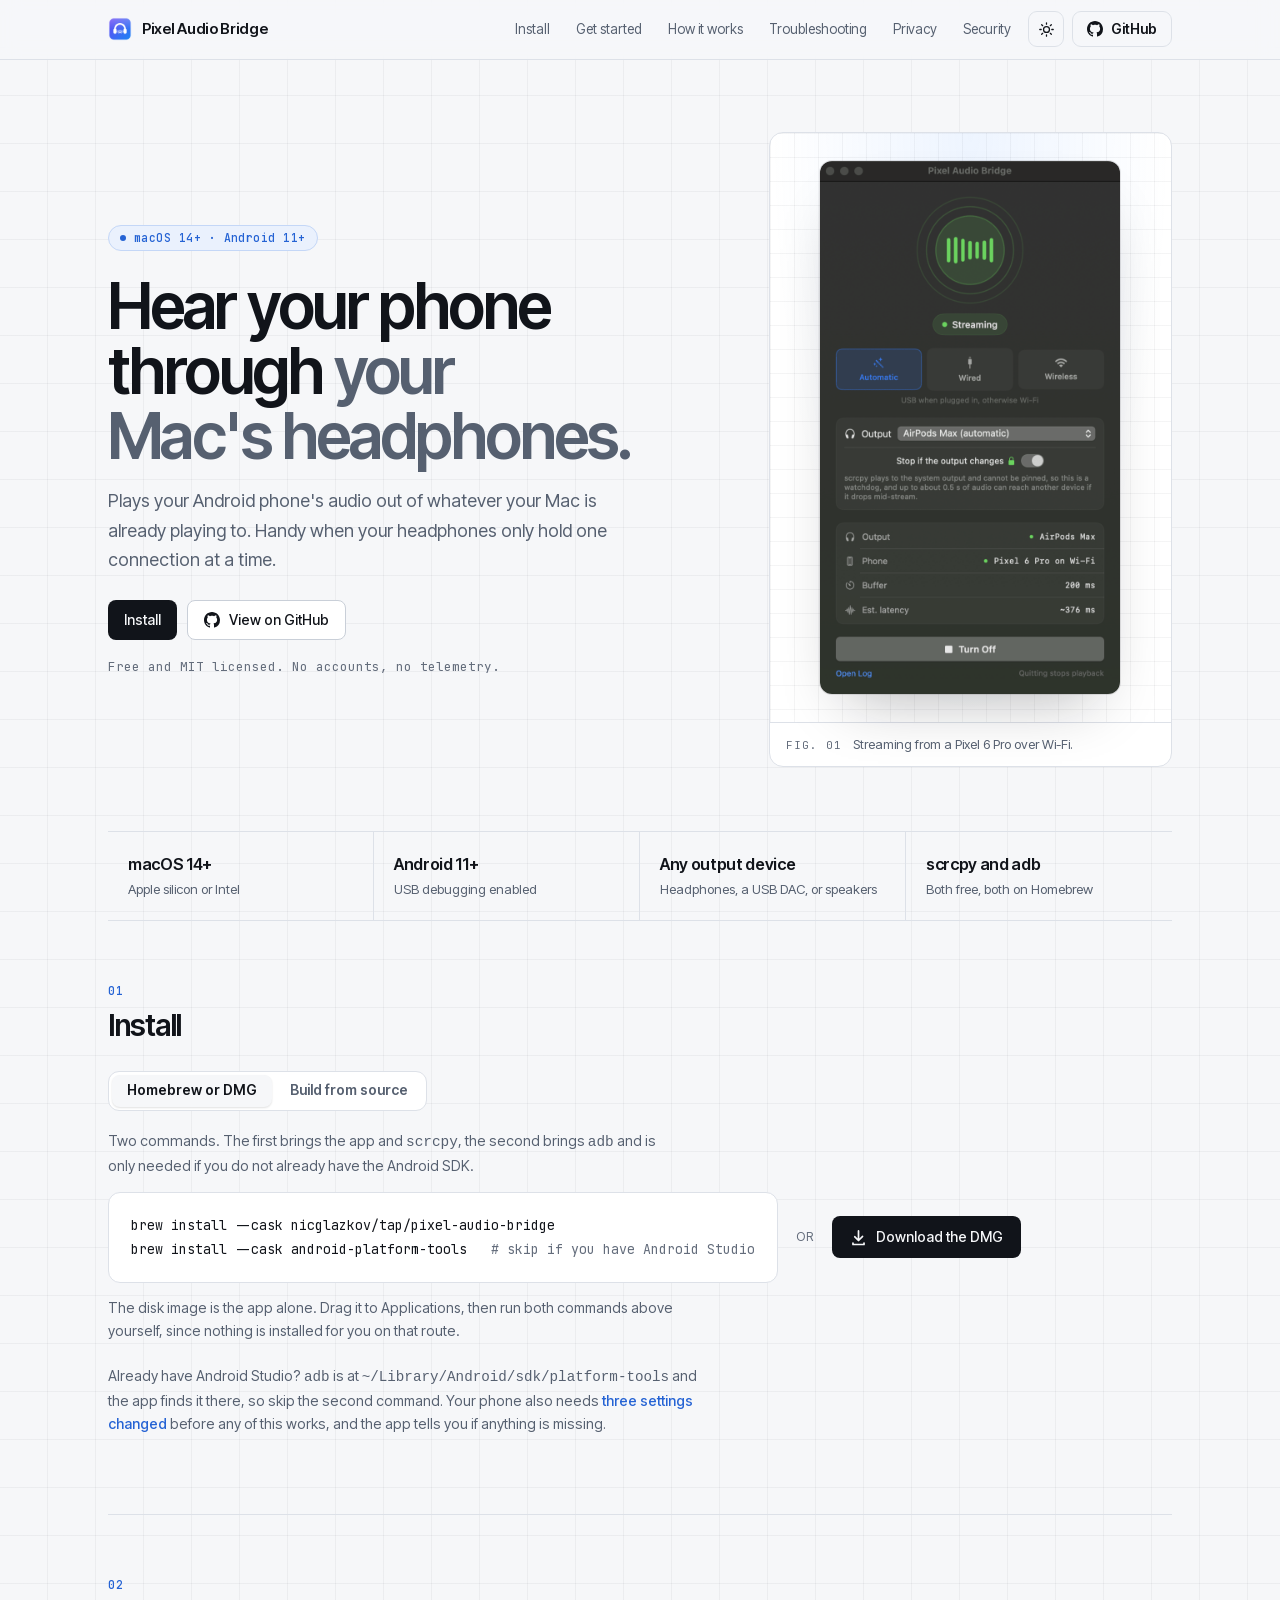
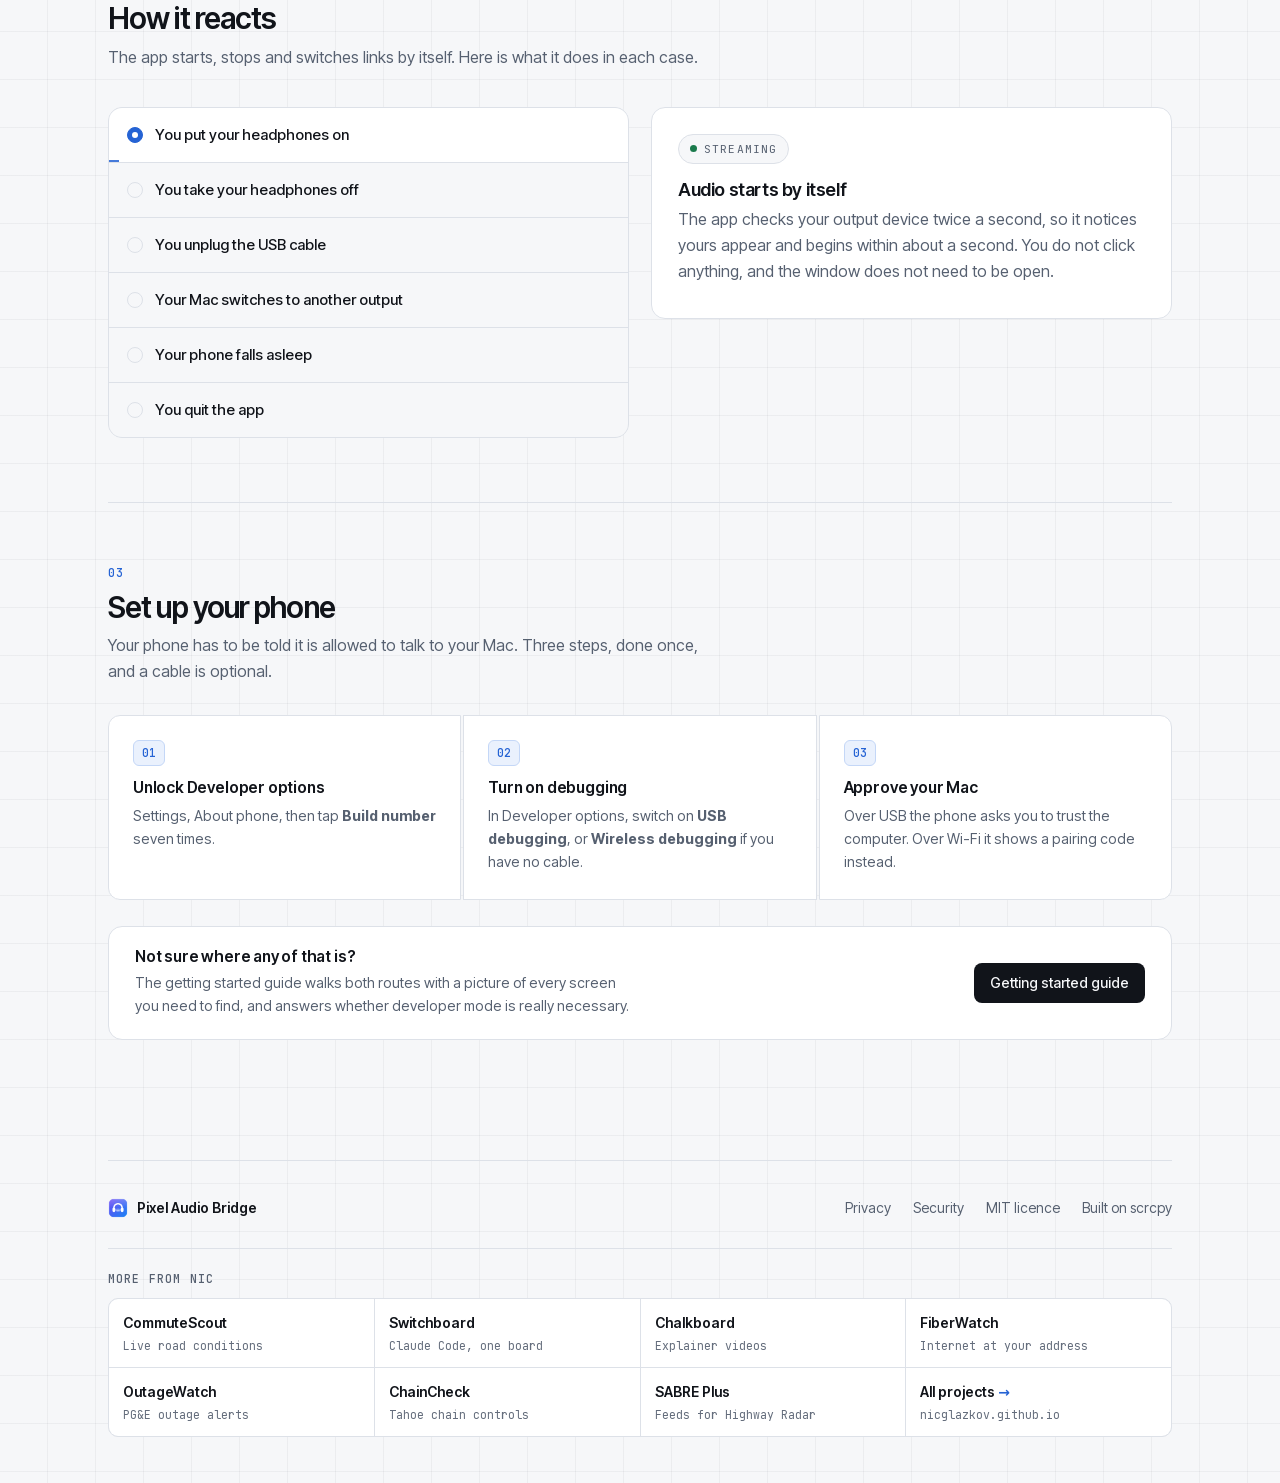
<file: docs/index.html>
<!doctype html>
<html lang="en">
<head>
<meta charset="utf-8">
<meta name="viewport" content="width=device-width,initial-scale=1">
<title>Pixel Audio Bridge, hear your phone through your Mac's headphones</title>
<meta name="description" content="A macOS utility that routes Android phone audio to any output device on your Mac. 191 ms wired. No accounts, no telemetry, and no network requests you did not agree to.">
<link rel="icon" href="assets/icon.png">
<meta property="og:type" content="website">
<meta property="og:url" content="https://nicglazkov.github.io/pixel-audio-bridge/">
<meta property="og:title" content="Pixel Audio Bridge">
<meta property="og:description" content="Hear your phone through your Mac's headphones. 191 ms wired, MIT licensed.">
<meta property="og:image" content="https://nicglazkov.github.io/pixel-audio-bridge/assets/social-card.png">
<meta property="og:image:width" content="1280">
<meta property="og:image:height" content="640">
<meta name="twitter:card" content="summary_large_image">
<meta name="twitter:title" content="Pixel Audio Bridge">
<meta name="twitter:description" content="Hear your phone through your Mac's headphones. 191 ms wired, MIT licensed.">
<meta name="twitter:image" content="https://nicglazkov.github.io/pixel-audio-bridge/assets/social-card.png">
<meta name="theme-color" content="#f6f7f9" media="(prefers-color-scheme: light)">
<meta name="theme-color" content="#0c0e12" media="(prefers-color-scheme: dark)">
<script>
  // Applied before first paint so the page never flashes the wrong theme.
  // ?theme=light|dark wins for one visit, then a saved choice, then the system setting.
  (function(){var s=null;try{var q=location.search.match(/theme=(light|dark)/);s=q?q[1]:localStorage.getItem("theme");}catch(e){}
  if(s!=="light"&&s!=="dark")s=window.matchMedia&&matchMedia("(prefers-color-scheme: light)").matches?"light":"dark";
  document.documentElement.setAttribute("data-theme",s);})();
</script>
<link rel="stylesheet" href="shared.css">
<style>
/* ---- hero --------------------------------------------------------------- */
.hero{display:grid;grid-template-columns:1.2fr .8fr;gap:56px;align-items:center;padding:72px 0 64px}
.hero p.sub{font-size:18px;color:var(--ink-2);max-width:46ch;margin-top:18px}
.actions{display:flex;gap:10px;flex-wrap:wrap;margin-top:26px;align-items:center}
.heroshot{position:relative;margin:0}
.heroshot{border:1px solid var(--line);border-radius:14px;background:var(--tint);overflow:hidden}
.heroshot .view{padding:28px;display:flex;justify-content:center;
  background-image:radial-gradient(ellipse at 50% 0%,rgba(110,168,255,.12),transparent 70%),linear-gradient(var(--grid) 1px,transparent 1px),linear-gradient(90deg,var(--grid) 1px,transparent 1px);
  background-size:auto,24px 24px,24px 24px}
.heroshot img{width:100%;max-width:300px;display:block;border-radius:12px;box-shadow:var(--shadow),0 0 0 1px var(--shot-ring)}
.heroshot figcaption{border-top:1px solid var(--line);padding:11px 16px;font-size:13px;color:var(--ink-2)}
.heroshot figcaption::before{content:"Fig. 01";font:400 11px/1 var(--mono);letter-spacing:.1em;text-transform:uppercase;color:var(--ink-3);margin-right:10px}
.fineprint{font:400 12.5px/1.5 var(--mono);color:var(--ink-3);margin:18px 0 0}

/* ---- requirements ------------------------------------------------------- */
.req{display:grid;grid-template-columns:repeat(auto-fit,minmax(178px,1fr));border-top:1px solid var(--line);
     border-bottom:1px solid var(--line)}
/* Direct children only: `.req div` would also match .v/.n and pad each of them,
   roughly doubling the height of every cell. */
.req > div{padding:22px 20px;border-right:1px solid var(--line)}
.req > div:last-child{border-right:0}
.req .v{font-size:1.02rem;line-height:1.3;font-weight:600;letter-spacing:-.02em}
.req .n{font-size:.83rem;color:var(--ink-2);margin-top:4px;line-height:1.4}

/* ---- behaviour explorer -------------------------------------------------- */
.explorer{display:grid;grid-template-columns:1fr 1fr;gap:22px;margin-top:36px;align-items:start}
.triggers{display:flex;flex-direction:column;gap:1px;background:var(--line);border:1px solid var(--line);
          border-radius:14px;overflow:hidden}
.trigger{appearance:none;border:0;background:var(--bg);color:var(--ink);font:inherit;text-align:left;
  padding:15px 18px;cursor:pointer;display:flex;align-items:center;gap:12px;transition:background .14s}
.trigger:hover,.trigger[aria-selected="true"]{background:var(--tint)}
.trigger[aria-selected="true"] .mark{background:var(--indigo);border-color:var(--indigo)}
.trigger[aria-selected="true"] .mark::after{opacity:1}
.trigger .mark{width:16px;height:16px;border-radius:50%;border:1.5px solid var(--line);flex:none;position:relative}
.trigger .mark::after{content:"";position:absolute;inset:4px;border-radius:50%;background:#fff;opacity:0;transition:opacity .14s}
.trigger .t{font-size:.93rem;font-weight:500}

/* Progress line under the active row while the tour is running. It disappears
   the moment the reader takes over, so it never competes with a hover. */
.trigger .prog{position:absolute;left:0;bottom:0;height:2px;width:0;background:var(--indigo);opacity:.85}
.trigger{position:relative}
.tour-off .trigger .prog{display:none}

.response{border:1px solid var(--line);border-radius:14px;padding:26px;background:var(--tint);
          position:sticky;top:24px;min-height:212px}
.response .state{display:inline-flex;align-items:center;gap:7px;font-family:var(--mono);font-size:.71rem;
  letter-spacing:.1em;text-transform:uppercase;padding:5px 11px;border-radius:99px;
  background:var(--bg);border:1px solid var(--line);color:var(--ink-2)}
.response .state .d{width:7px;height:7px;border-radius:50%;background:var(--ink-3)}
.response .state[data-tone="live"] .d{background:var(--ok)}
.response .state[data-tone="wait"] .d{background:var(--warn)}
.response .state[data-tone="stop"] .d{background:#D0453B}
.response h3{margin:16px 0 8px;font-size:1.13rem;letter-spacing:-.022em}
.response p{color:var(--ink-2);margin:0}


/* ---- install tabs -------------------------------------------------------- */
.install{margin-top:30px}
.tabs{display:inline-flex;gap:3px;background:var(--tint);border:1px solid var(--line);
  border-radius:11px;padding:3px;margin-bottom:18px}
.tabs button{appearance:none;border:0;background:transparent;color:var(--ink-2);cursor:pointer;
  font:600 .87rem/1 var(--disp);padding:9px 15px;border-radius:8px;transition:background .16s,color .16s}
.tabs button:hover{color:var(--ink)}
.tabs button[aria-selected="true"]{background:var(--bg);color:var(--ink);
  box-shadow:0 1px 2px rgba(0,0,0,.12)}
.pane{display:none}
.pane[data-active="true"]{display:block}
.pane .why{font-size:.9rem;color:var(--ink-2);margin:0 0 14px;max-width:62ch}
.pane .after{font-size:.88rem;color:var(--ink-2);margin:14px 0 0;max-width:64ch}
.dl{display:inline-flex;align-items:center;gap:9px;height:42px;padding:0 18px;border-radius:8px;
  background:var(--ink);color:var(--bg);font-weight:500;font-size:14px;line-height:1}
.dl:hover{text-decoration:none;opacity:.9}
.dl svg{width:17px;height:17px;flex:none}
.either{display:flex;align-items:center;gap:18px;flex-wrap:wrap}
.either .codebox{flex:0 1 auto;min-width:0}
.or{flex:none;font-size:.78rem;letter-spacing:.09em;text-transform:uppercase;color:var(--ink-3)}
.either .dl{flex:none}

/* ---- phone setup ---------------------------------------------------------
   Three joined cards rather than three separate ones, because the steps are
   strictly ordered: Developer options has to be unlocked before USB debugging
   exists to switch on. They stack on narrow screens. */
.steps{list-style:none;counter-reset:s;margin:30px 0 0;padding:0;
  display:grid;gap:2px;grid-template-columns:repeat(3,1fr)}
.steps li{counter-increment:s;position:relative;background:var(--tint);border:1px solid var(--line);
  padding:24px 24px 26px}
.steps li:first-child{border-radius:12px 0 0 12px}
.steps li:last-child{border-radius:0 12px 12px 0}
.steps li::before{content:counter(s,decimal-leading-zero);display:flex;align-items:center;justify-content:center;
  width:30px;height:24px;border-radius:6px;background:var(--tag-bg);border:1px solid var(--tag-line);color:var(--indigo);
  font:500 .72rem/1 var(--mono);margin-bottom:14px}
.steps h3{margin:0 0 7px}
.steps p{font-size:.89rem;color:var(--ink-2);margin:0}
.guide{display:flex;align-items:center;justify-content:space-between;gap:26px;flex-wrap:wrap;
  margin-top:26px;border:1px solid var(--line);border-radius:14px;padding:22px 26px;background:var(--tint)}
.guide h3{margin:0 0 5px}
.guide p{font-size:.89rem;color:var(--ink-2);margin:0;max-width:56ch}
@media (max-width:760px){
  .steps{grid-template-columns:1fr}
  .steps li:first-child{border-radius:12px 12px 0 0}
  .steps li:last-child{border-radius:0 0 12px 12px}
}
.note{font-size:.89rem;color:var(--ink-2);margin-top:16px;max-width:66ch}

@media (max-width:880px){
  .hero{grid-template-columns:1fr;gap:36px;padding:42px 0 50px}
  .heroshot img{margin:0 auto}
  .explorer{grid-template-columns:1fr}
  .response{position:static}
}
</style>
</head>
<body>
<div class="wrap">

  <nav class="top">
    <a class="brand" href="./"><img src="assets/icon.png" alt="">Pixel Audio Bridge</a>
    <span class="sp">
      <a class="navlink" href="#install">Install</a>
      <a class="navlink" href="getting-started.html">Get started</a>
      <a class="navlink" href="how-it-works.html">How it works</a>
      <a class="navlink" href="troubleshooting.html">Troubleshooting</a>
      <a class="navlink" href="privacy.html">Privacy</a>
      <a class="navlink" href="security.html">Security</a>
      <button class="iconbtn" id="theme" type="button" aria-label="Switch between light and dark">
        <svg class="sun" viewBox="0 0 24 24" fill="none" stroke="currentColor" stroke-width="1.8" stroke-linecap="round" aria-hidden="true"><circle cx="12" cy="12" r="4.2"/><path d="M12 2.5v2M12 19.5v2M2.5 12h2M19.5 12h2M5.2 5.2l1.4 1.4M17.4 17.4l1.4 1.4M18.8 5.2l-1.4 1.4M6.6 17.4l-1.4 1.4"/></svg>
        <svg class="moon" viewBox="0 0 24 24" fill="none" stroke="currentColor" stroke-width="1.8" stroke-linecap="round" stroke-linejoin="round" aria-hidden="true"><path d="M20 14.2A8.2 8.2 0 1 1 9.8 4a6.6 6.6 0 0 0 10.2 10.2Z"/></svg>
      </button>
      <a class="ghbtn" href="https://github.com/nicglazkov/pixel-audio-bridge">
        <svg viewBox="0 0 16 16" fill="currentColor" aria-hidden="true"><path d="M8 0C3.58 0 0 3.58 0 8c0 3.54 2.29 6.53 5.47 7.59.4.07.55-.17.55-.38 0-.19-.01-.82-.01-1.49-2.01.37-2.53-.49-2.69-.94-.09-.23-.48-.94-.82-1.13-.28-.15-.68-.52-.01-.53.63-.01 1.08.58 1.23.82.72 1.21 1.87.87 2.33.66.07-.52.28-.87.51-1.07-1.78-.2-3.64-.89-3.64-3.95 0-.87.31-1.59.82-2.15-.08-.2-.36-1.02.08-2.12 0 0 .67-.21 2.2.82.64-.18 1.32-.27 2-.27s1.36.09 2 .27c1.53-1.04 2.2-.82 2.2-.82.44 1.1.16 1.92.08 2.12.51.56.82 1.27.82 2.15 0 3.07-1.87 3.75-3.65 3.95.29.25.54.73.54 1.48 0 1.07-.01 1.93-.01 2.2 0 .21.15.46.55.38A8.01 8.01 0 0 0 16 8c0-4.42-3.58-8-8-8Z"/></svg>
        GitHub
      </a>
    </span>
  </nav>

  <header class="hero">
    <div>
      <span class="tag"><i></i>macOS 14+ · Android 11+</span>
      <h1>Hear your phone through <em>your Mac's headphones.</em></h1>
      <p class="sub">Plays your Android phone's audio out of whatever your Mac is already
      playing to. Handy when your headphones only hold one connection at a time.</p>
      <div class="actions">
        <a class="btn primary" href="#install">Install</a>
        <a class="btn secondary" href="https://github.com/nicglazkov/pixel-audio-bridge">
          <svg viewBox="0 0 16 16" fill="currentColor" aria-hidden="true"><path d="M8 0C3.58 0 0 3.58 0 8c0 3.54 2.29 6.53 5.47 7.59.4.07.55-.17.55-.38 0-.19-.01-.82-.01-1.49-2.01.37-2.53-.49-2.69-.94-.09-.23-.48-.94-.82-1.13-.28-.15-.68-.52-.01-.53.63-.01 1.08.58 1.23.82.72 1.21 1.87.87 2.33.66.07-.52.28-.87.51-1.07-1.78-.2-3.64-.89-3.64-3.95 0-.87.31-1.59.82-2.15-.08-.2-.36-1.02.08-2.12 0 0 .67-.21 2.2.82.64-.18 1.32-.27 2-.27s1.36.09 2 .27c1.53-1.04 2.2-.82 2.2-.82.44 1.1.16 1.92.08 2.12.51.56.82 1.27.82 2.15 0 3.07-1.87 3.75-3.65 3.95.29.25.54.73.54 1.48 0 1.07-.01 1.93-.01 2.2 0 .21.15.46.55.38A8.01 8.01 0 0 0 16 8c0-4.42-3.58-8-8-8Z"/></svg>
          View on GitHub
        </a>
      </div>
      <p class="fineprint">Free and MIT licensed. No accounts, no telemetry.</p>
    </div>
    <figure class="heroshot">
      <div class="view"><img src="assets/app-streaming.png" alt="The Pixel Audio Bridge window, streaming from a Pixel 6 Pro over Wi-Fi"></div>
      <figcaption>Streaming from a Pixel 6 Pro over Wi-Fi.</figcaption>
    </figure>
  </header>

  <div class="req">
    <div><div class="v">macOS 14+</div><div class="n">Apple silicon or Intel</div></div>
    <div><div class="v">Android 11+</div><div class="n">USB debugging enabled</div></div>
    <div><div class="v">Any output device</div><div class="n">Headphones, a USB DAC, or speakers</div></div>
    <div><div class="v">scrcpy and adb</div><div class="n">Both free, both on Homebrew</div></div>
  </div>

  <section id="install">
    <div class="shead">
      <h2>Install</h2>
    </div>

    <div class="install">
      <div class="tabs" role="tablist" aria-label="Install method">
        <button role="tab" aria-selected="true"  aria-controls="pane-get" id="tab-get">Homebrew or DMG</button>
        <button role="tab" aria-selected="false" aria-controls="pane-src" id="tab-src">Build from source</button>
      </div>

      <div class="pane" id="pane-get" role="tabpanel" aria-labelledby="tab-get" data-active="true">
        <p class="why">Two commands. The first brings the app and <code>scrcpy</code>, the
        second brings <code>adb</code> and is only needed if you do not already have the
        Android SDK.</p>
        <div class="either">
          <div class="codebox">brew install --cask nicglazkov/tap/pixel-audio-bridge
brew install --cask android-platform-tools   <span class="c"># skip if you have Android Studio</span></div>
          <span class="or">or</span>
          <a class="dl" href="https://github.com/nicglazkov/pixel-audio-bridge/releases/latest/download/PixelAudioBridge.dmg">
            <svg viewBox="0 0 16 16" fill="currentColor" aria-hidden="true"><path d="M8 1a.8.8 0 0 1 .8.8v7.1l2.3-2.3a.8.8 0 1 1 1.1 1.1l-3.6 3.7a.8.8 0 0 1-1.2 0L3.8 7.7a.8.8 0 0 1 1.1-1.1l2.3 2.3V1.8A.8.8 0 0 1 8 1ZM2.8 12.4a.8.8 0 0 1 .8.8v.6h8.8v-.6a.8.8 0 0 1 1.6 0v1.4a.8.8 0 0 1-.8.8H2.8a.8.8 0 0 1-.8-.8v-1.4a.8.8 0 0 1 .8-.8Z"/></svg>
            Download the DMG
          </a>
        </div>
        <p class="after">The disk image is the app alone. Drag it to Applications, then run both
        commands above yourself, since nothing is installed for you on that route.</p>
      </div>

      <div class="pane" id="pane-src" role="tabpanel" aria-labelledby="tab-src">
        <p class="why">Builds a universal binary from source. Signs ad hoc, so it is for your
        own machine rather than for sharing.</p>
        <div class="codebox">brew install scrcpy
git clone https://github.com/nicglazkov/pixel-audio-bridge.git
cd pixel-audio-bridge &amp;&amp; ./build.sh</div>
      </div>
    </div>

    <p class="note" style="margin-top:22px">Already have Android Studio? <code>adb</code> is at
    <code>~/Library/Android/sdk/platform-tools</code> and the app finds it there, so skip the
    second command. Your phone also needs
    <a href="#setup">three settings changed</a> before any of this works, and the app tells you
    if anything is missing.</p>
  </section>

  <section id="behaviour">
    <div class="shead">
      <h2>How it reacts</h2>
      <p>The app starts, stops and switches links by itself. Here is what it does in
      each case.</p>
    </div>

    <div class="explorer" id="explorer">
      <div class="triggers" role="tablist" aria-label="Situations">
        <button class="trigger" role="tab" aria-selected="true"  aria-controls="resp"><span class="mark"></span><span class="t">You put your headphones on</span><span class="prog"></span></button>
        <button class="trigger" role="tab" aria-selected="false" aria-controls="resp"><span class="mark"></span><span class="t">You take your headphones off</span><span class="prog"></span></button>
        <button class="trigger" role="tab" aria-selected="false" aria-controls="resp"><span class="mark"></span><span class="t">You unplug the USB cable</span><span class="prog"></span></button>
        <button class="trigger" role="tab" aria-selected="false" aria-controls="resp"><span class="mark"></span><span class="t">Your Mac switches to another output</span><span class="prog"></span></button>
        <button class="trigger" role="tab" aria-selected="false" aria-controls="resp"><span class="mark"></span><span class="t">Your phone falls asleep</span><span class="prog"></span></button>
        <button class="trigger" role="tab" aria-selected="false" aria-controls="resp"><span class="mark"></span><span class="t">You quit the app</span><span class="prog"></span></button>
      </div>

      <div class="response" id="resp" role="tabpanel" aria-live="polite">
        <span class="state" id="rstate" data-tone="live"><span class="d"></span><span id="rstatetext">Streaming</span></span>
        <h3 id="rtitle">Audio starts by itself</h3>
        <p id="rbody">The app checks your output device twice a second, so it notices yours appear and begins within about a second. You do not click anything, and the window does not need to be open.</p>
      </div>
    </div>
  </section>

  <section id="setup">
    <div class="shead">
      <h2>Set up your phone</h2>
      <p>Your phone has to be told it is allowed to talk to your Mac. Three steps, done once,
      and a cable is optional.</p>
    </div>

    <ol class="steps">
      <li>
        <h3>Unlock Developer options</h3>
        <p>Settings, About phone, then tap <b>Build number</b> seven times.</p>
      </li>
      <li>
        <h3>Turn on debugging</h3>
        <p>In Developer options, switch on <b>USB debugging</b>, or <b>Wireless debugging</b> if
        you have no cable.</p>
      </li>
      <li>
        <h3>Approve your Mac</h3>
        <p>Over USB the phone asks you to trust the computer. Over Wi-Fi it shows a pairing
        code instead.</p>
      </li>
    </ol>

    <div class="guide">
      <div>
        <h3>Not sure where any of that is?</h3>
        <p>The getting started guide walks both routes with a picture of every screen you need
        to find, and answers whether developer mode is really necessary.</p>
      </div>
      <a class="btn primary" href="getting-started.html">Getting started guide</a>
    </div>
  </section>

  <footer>
    <div class="foot-top">
      <a class="brand" href="./"><img src="assets/icon.png" alt="">Pixel Audio Bridge</a>
      <span class="l">
        <a href="privacy.html">Privacy</a>
        <a href="security.html">Security</a>
        <a href="https://github.com/nicglazkov/pixel-audio-bridge/blob/main/LICENSE">MIT licence</a>
        <a href="https://github.com/Genymobile/scrcpy">Built on scrcpy</a>
      </span>
    </div>
    <nav class="more" aria-label="More from Nic">
      <span class="label">More from Nic</span>
      <ul>
        <li><a href="https://commutescout.com"><b>CommuteScout</b><span>Live road conditions</span></a></li>
        <li><a href="https://nicglazkov.github.io/switchboard/"><b>Switchboard</b><span>Claude Code, one board</span></a></li>
        <li><a href="https://chalkboard.studio"><b>Chalkboard</b><span>Explainer videos</span></a></li>
        <li><a href="https://getfiberwatch.com"><b>FiberWatch</b><span>Internet at your address</span></a></li>
        <li><a href="https://nicglazkov.github.io/outagewatch/"><b>OutageWatch</b><span>PG&amp;E outage alerts</span></a></li>
        <li><a href="https://nicglazkov.github.io/chaincheck/"><b>ChainCheck</b><span>Tahoe chain controls</span></a></li>
        <li><a href="https://nicglazkov.github.io/highway-radar-sabre-plus/"><b>SABRE Plus</b><span>Feeds for Highway Radar</span></a></li>
        <li><a class="home" href="https://nicglazkov.github.io/"><b>All projects</b><span>nicglazkov.github.io</span></a></li>
      </ul>
    </nav>
  </footer>

</div>

<script src="theme.js"></script>
<script>
// ---- install tabs ----------------------------------------------------------
(function () {
  var tabs = Array.prototype.slice.call(document.querySelectorAll(".tabs button"));
  if (!tabs.length) return;
  function select(i) {
    tabs.forEach(function (t, n) {
      t.setAttribute("aria-selected", String(n === i));
      document.getElementById(t.getAttribute("aria-controls"))
              .setAttribute("data-active", String(n === i));
    });
  }
  tabs.forEach(function (t, i) {
    t.addEventListener("click", function () { select(i); });
    t.addEventListener("keydown", function (e) {
      var d = e.key === "ArrowRight" ? 1 : e.key === "ArrowLeft" ? -1 : 0;
      if (!d) return;
      e.preventDefault();
      var n = (i + d + tabs.length) % tabs.length;
      tabs[n].focus(); select(n);
    });
  });
})();

// ---- behaviour explorer ----------------------------------------------------
(function () {
  var CASES = [
    { tone: "live", state: "Streaming",
      title: "Audio starts by itself",
      body: "The app checks your output device twice a second, so it notices yours appear and begins within about a second. You do not click anything, and the window does not need to be open." },
    { tone: "wait", state: "Waiting",
      title: "It goes quiet and waits",
      body: "Playback stops and the app returns to waiting, then starts again the moment your output device reconnects. Your phone takes its audio back in the meantime, so whatever was playing carries on out of the phone." },
    { tone: "live", state: "Streaming over Wi-Fi",
      title: "It moves to Wi-Fi mid-session",
      body: "The link changes without you doing anything. The capture buffer widens from 15 ms to 200 ms, because Wi-Fi jitter of 6 to 21 ms needs the headroom and a cable does not." },
    { tone: "stop", state: "Stopped",
      title: "Playback halts instead of following",
      body: "If your Mac's output changes to the built-in speakers or anything else, the bridge kills playback within half a second rather than letting your phone's audio come out somewhere you did not intend." },
    { tone: "wait", state: "Waiting",
      title: "It backs off and waits for the phone",
      body: "The connection drops and the app retries at 3, 6 and 9 seconds, then settles into waiting rather than hammering a sleeping phone." },
    { tone: "stop", state: "Off",
      title: "Everything stops with it",
      body: "Quitting tears down every child process, verified to leave nothing running. No daemon or login item is installed to bring it back." }
  ];

  var DWELL = 5000;   // long enough to finish reading a card
  var STEP  = 50;

  var explorer = document.getElementById("explorer");
  var tabs = Array.prototype.slice.call(document.querySelectorAll(".trigger"));
  var el = {
    state: document.getElementById("rstate"),
    stateText: document.getElementById("rstatetext"),
    title: document.getElementById("rtitle"),
    body: document.getElementById("rbody")
  };

  var idx = 0, timer = null, elapsed = 0;
  var reduced = matchMedia("(prefers-reduced-motion: reduce)").matches;

  function show(i) {
    idx = i;
    var c = CASES[i];
    tabs.forEach(function (t, n) {
      t.setAttribute("aria-selected", String(n === i));
      t.querySelector(".prog").style.width = "0";
    });
    el.state.setAttribute("data-tone", c.tone);
    el.stateText.textContent = c.state;
    el.title.textContent = c.title;
    el.body.textContent = c.body;
  }

  function tick() {
    elapsed += STEP;
    tabs[idx].querySelector(".prog").style.width = (elapsed / DWELL * 100) + "%";
    if (elapsed >= DWELL) { elapsed = 0; show((idx + 1) % CASES.length); }
  }

  // The tour is a hint, not a carousel to fight with: the first deliberate
  // interaction ends it for good rather than pausing and resuming underfoot.
  function takeOver(i) {
    if (timer) { clearInterval(timer); timer = null; }
    explorer.classList.add("tour-off");
    if (typeof i === "number") show(i);
  }

  tabs.forEach(function (t, i) {
    t.addEventListener("mouseenter", function () { takeOver(i); });
    t.addEventListener("focus", function () { takeOver(i); });
    t.addEventListener("click", function () { takeOver(i); });
    t.addEventListener("keydown", function (e) {
      var d = e.key === "ArrowDown" ? 1 : e.key === "ArrowUp" ? -1 : 0;
      if (!d) return;
      e.preventDefault();
      tabs[(i + d + tabs.length) % tabs.length].focus();
    });
  });

  show(0);

  if (reduced) {
    explorer.classList.add("tour-off");
  } else {
    // Only run while the section is actually on screen, so a reader who never
    // scrolls this far does not arrive at case four.
    if ("IntersectionObserver" in window) {
      new IntersectionObserver(function (entries) {
        entries.forEach(function (e) {
          if (e.isIntersecting && !timer && !explorer.classList.contains("tour-off")) {
            timer = setInterval(tick, STEP);
          } else if (!e.isIntersecting && timer) {
            clearInterval(timer); timer = null;
          }
        });
      }, { threshold: 0.35 }).observe(explorer);
    } else {
      timer = setInterval(tick, STEP);
    }
  }
})();
</script>
</body>
</html>
</file>
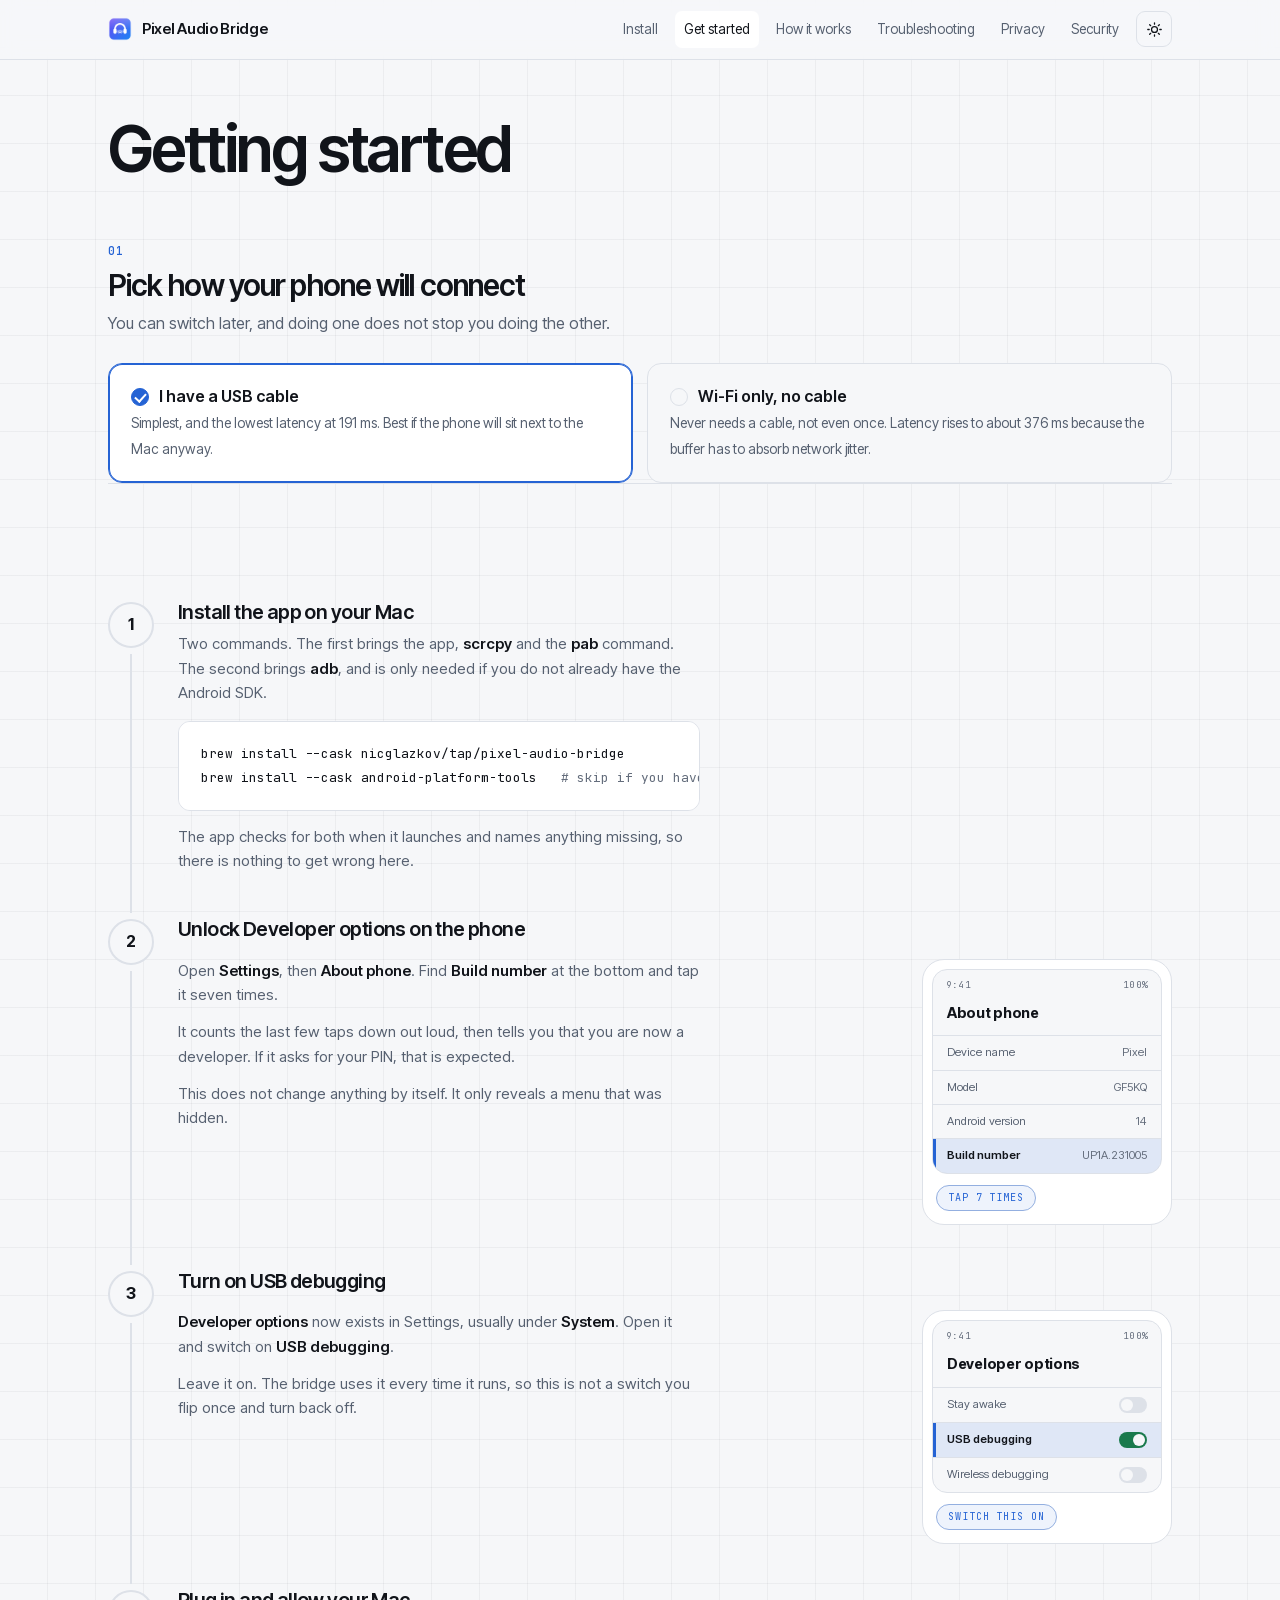
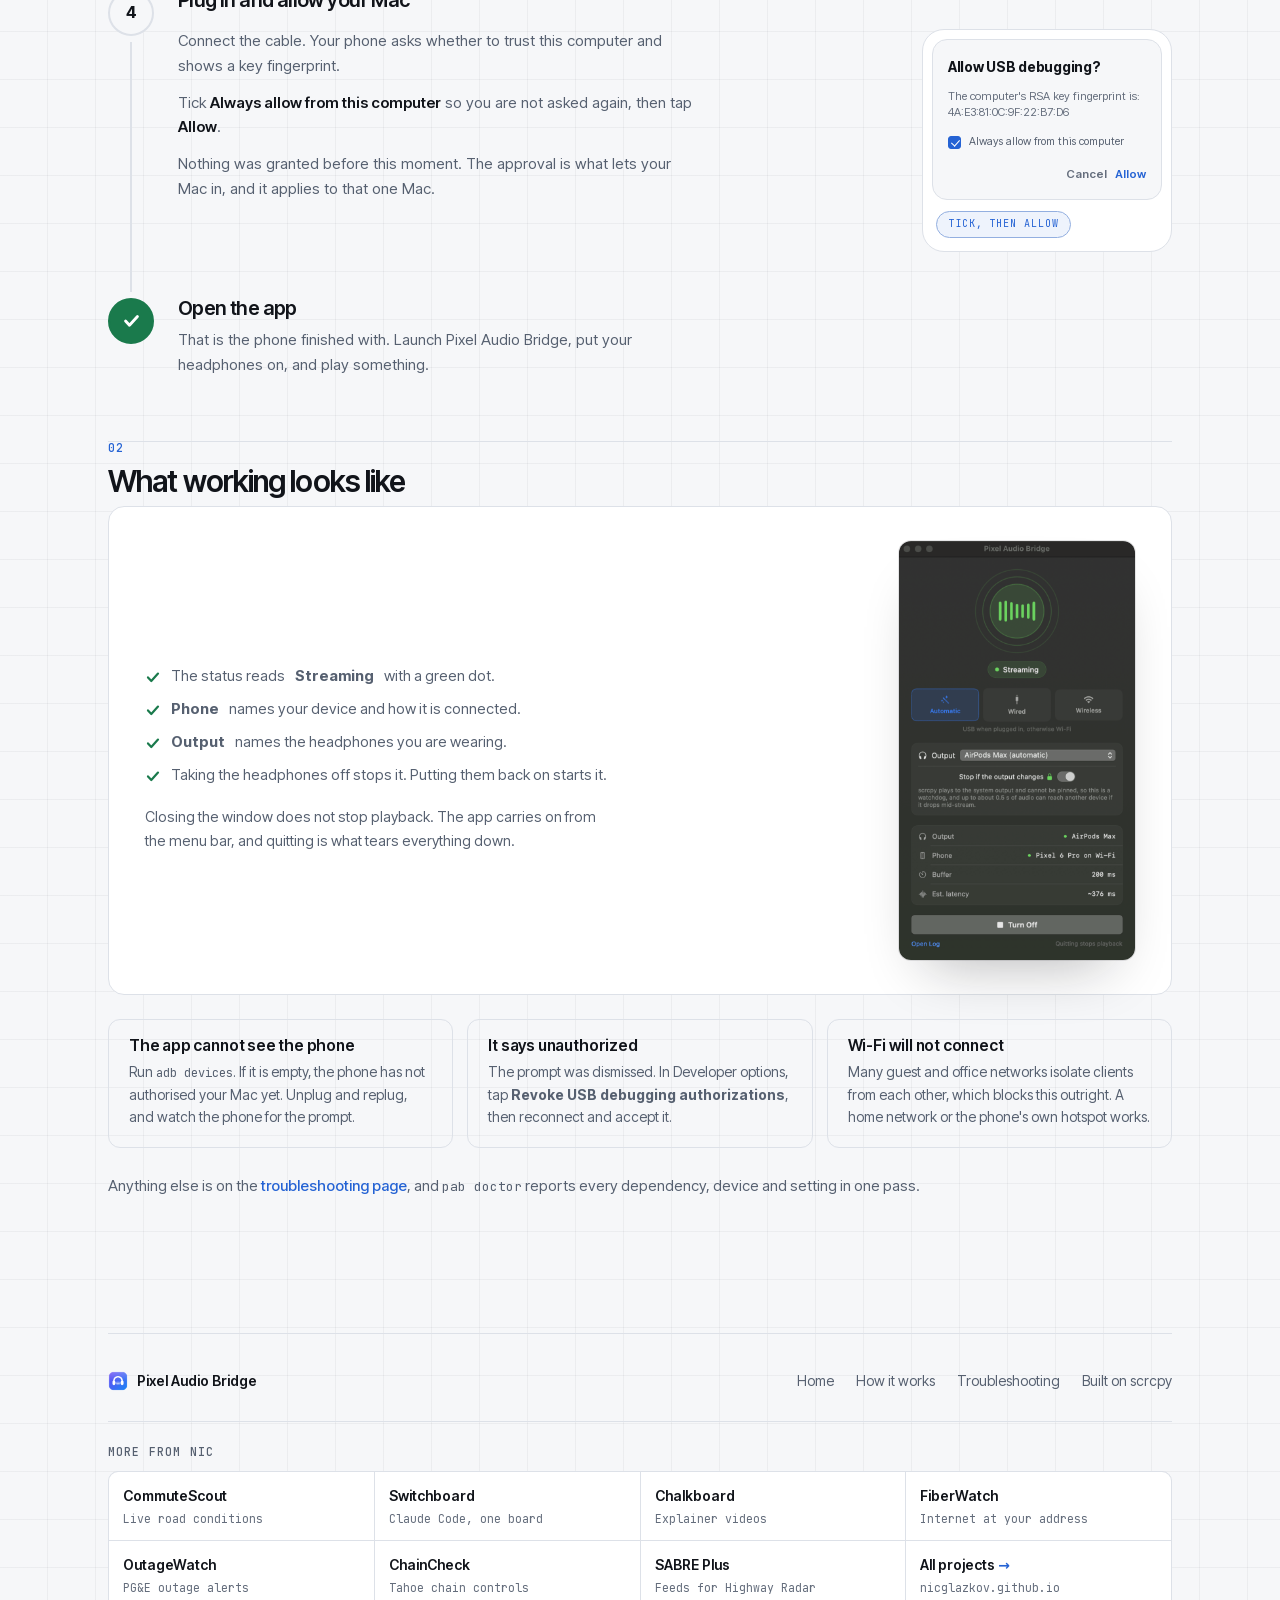
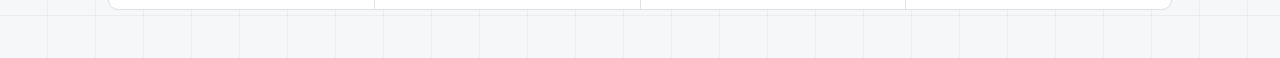
<file: docs/getting-started.html>
<!doctype html>
<html lang="en">
<head>
<meta charset="utf-8">
<meta name="viewport" content="width=device-width,initial-scale=1">
<title>Getting started with Pixel Audio Bridge</title>
<meta name="description" content="A step by step guide to hearing your Android phone through your Mac, with or without a cable.">
<link rel="icon" href="assets/icon.png">
<meta property="og:type" content="website">
<meta property="og:url" content="https://nicglazkov.github.io/pixel-audio-bridge/getting-started.html">
<meta property="og:title" content="Getting started with Pixel Audio Bridge">
<meta property="og:description" content="Setting your phone up step by step, with or without a cable.">
<meta property="og:image" content="https://nicglazkov.github.io/pixel-audio-bridge/assets/social-card.png">
<meta name="twitter:card" content="summary_large_image">
<meta name="theme-color" content="#f6f7f9" media="(prefers-color-scheme: light)">
<meta name="theme-color" content="#0c0e12" media="(prefers-color-scheme: dark)">
<script>
  // Applied before first paint so the page never flashes the wrong theme.
  // ?theme=light|dark wins for one visit, then a saved choice, then the system setting.
  (function(){var s=null;try{var q=location.search.match(/theme=(light|dark)/);s=q?q[1]:localStorage.getItem("theme");}catch(e){}
  if(s!=="light"&&s!=="dark")s=window.matchMedia&&matchMedia("(prefers-color-scheme: light)").matches?"light":"dark";
  document.documentElement.setAttribute("data-theme",s);})();
</script>
<link rel="stylesheet" href="shared.css">
<style>
/* ---- route chooser -------------------------------------------------------
   The only fork in the guide. Everything downstream reads from the selected
   card, so the reader answers one question and then stops making decisions. */
.routes{display:grid;grid-template-columns:1fr 1fr;gap:14px;margin-top:26px}
.route{appearance:none;text-align:left;font:inherit;cursor:pointer;background:var(--bg);
  border:1px solid var(--line);border-radius:14px;padding:20px 22px;color:var(--ink);
  transition:border-color .16s,background .16s}
.route:hover{border-color:var(--ink-3)}
.route[aria-pressed="true"]{border-color:var(--indigo);background:var(--tint);
  box-shadow:inset 0 0 0 1px var(--indigo)}
.route .rt{display:flex;align-items:center;gap:10px;font-weight:600;font-size:1rem}
.route .rd{font-size:.86rem;color:var(--ink-2);margin-top:7px}
.route .tick{width:18px;height:18px;border-radius:50%;border:1.5px solid var(--line);flex:none;
  position:relative}
.route[aria-pressed="true"] .tick{background:var(--indigo);border-color:var(--indigo)}
.route[aria-pressed="true"] .tick::after{content:"";position:absolute;left:5px;top:2px;width:5px;
  height:9px;border-right:2px solid #fff;border-bottom:2px solid #fff;transform:rotate(42deg)}

/* ---- the step timeline ---------------------------------------------------
   A single spine down the left with the number sitting on it. The connecting
   line is drawn on the step rather than the container so the last one can drop
   it without a special container rule. */
.flow{display:none;margin-top:54px}
.flow[data-active]{display:block}
.stp{display:grid;grid-template-columns:46px 1fr;gap:24px;position:relative;padding-bottom:46px}
.stp::before{content:"";position:absolute;left:22px;top:52px;bottom:6px;width:2px;background:var(--line)}
.stp:last-child::before{display:none}
.stp:last-child{padding-bottom:0}
.num{width:46px;height:46px;border-radius:50%;background:var(--bg);border:2px solid var(--line);
  display:flex;align-items:center;justify-content:center;font-weight:700;font-size:1rem;
  z-index:1;letter-spacing:-.03em}
.stp[data-done] .num{background:var(--ok);border-color:var(--ok);color:#fff}
.stp h2{font-size:1.24rem;margin-bottom:9px}
.stp .b{color:var(--ink-2);font-size:.94rem;max-width:58ch}
.stp .b p{margin:0 0 .85em}
.stp .b p:last-child{margin-bottom:0}
.stp .b b{color:var(--ink);font-weight:600}
.stp .codebox{margin-top:16px;font-size:.8rem}
.cmdnote{font-size:.82rem;color:var(--ink-3);margin:9px 0 0}
.cmdnote code{font-family:var(--mono);font-size:.94em}
.split{display:grid;grid-template-columns:1fr auto;gap:34px;align-items:start;margin-top:18px}

/* ---- phone diagrams ------------------------------------------------------
   Drawn rather than screenshotted, in this site's own palette, so they read as
   diagrams of what to look for and never as photographs of a real device. The
   labels a reader must find are exact; everything around them is filler. */
.phone{width:250px;flex:none;border:1px solid var(--line);border-radius:22px;background:var(--tint);
  padding:9px}
.screen{background:var(--bg);border:1px solid var(--line);border-radius:15px;overflow:hidden}
.sbar{display:flex;justify-content:space-between;padding:8px 13px 5px;font-family:var(--mono);
  font-size:.58rem;color:var(--ink-3);letter-spacing:.02em}
.stitle{padding:3px 14px 11px;font-weight:700;font-size:.9rem;letter-spacing:-.02em}
.srow{display:flex;justify-content:space-between;align-items:center;gap:10px;padding:9px 14px;
  font-size:.71rem;color:var(--ink-3);border-top:1px solid var(--line);line-height:1.35}
.srow .k{color:var(--ink-2)}
.srow.hot{background:color-mix(in srgb,var(--indigo) 11%,transparent);
  box-shadow:inset 3px 0 0 var(--indigo)}
.srow.hot .k{color:var(--ink);font-weight:600}
.sw{width:28px;height:16px;border-radius:99px;background:var(--line);position:relative;flex:none}
.sw::after{content:"";position:absolute;top:2px;left:2px;width:12px;height:12px;border-radius:50%;
  background:var(--bg);transition:left .16s}
.sw.on{background:var(--ok)}
.sw.on::after{left:14px}
.cue{display:inline-flex;align-items:center;gap:6px;margin-top:11px;font-family:var(--mono);
  font-size:.63rem;letter-spacing:.09em;text-transform:uppercase;color:var(--indigo);
  border:1px solid color-mix(in srgb,var(--indigo) 40%,var(--line));border-radius:99px;
  padding:4px 11px;background:color-mix(in srgb,var(--indigo) 8%,transparent)}
.phone .cue{margin:11px 4px 4px}

/* dialog style screens, for the pairing code and the authorisation prompt */
.dlg{padding:16px 15px}
.dlg .dt{font-weight:700;font-size:.86rem;letter-spacing:-.02em;margin-bottom:9px}
.dlg .dp{font-size:.7rem;color:var(--ink-3);margin:0 0 12px;line-height:1.5}
.code6{font-family:var(--mono);font-size:1.5rem;font-weight:600;letter-spacing:.14em;color:var(--ink);
  text-align:center;padding:9px 0;background:var(--tint);border:1px solid var(--line);border-radius:9px}
.addr{font-family:var(--mono);font-size:.7rem;color:var(--ink-2);text-align:center;margin-top:9px}
.dbtns{display:flex;justify-content:flex-end;gap:8px;margin-top:14px;font-size:.72rem;font-weight:600}
.dbtns .g{color:var(--ink-3)}
.dbtns .a{color:var(--indigo)}
.chk{display:flex;align-items:center;gap:8px;font-size:.68rem;color:var(--ink-2);margin-top:11px}
.chk i{width:13px;height:13px;border-radius:3px;border:1.5px solid var(--indigo);background:var(--indigo);
  flex:none;position:relative}
.chk i::after{content:"";position:absolute;left:4px;top:1px;width:4px;height:7px;
  border-right:1.6px solid #fff;border-bottom:1.6px solid #fff;transform:rotate(42deg)}

/* ---- finish -------------------------------------------------------------- */
.done{display:grid;grid-template-columns:1fr auto;gap:40px;align-items:center;
  border:1px solid var(--line);border-radius:16px;padding:34px 36px;background:var(--tint);margin-top:8px}
.done img{width:236px;border-radius:12px;display:block;box-shadow:var(--shadow),0 0 0 1px var(--shot-ring)}
.checks{display:grid;gap:9px;margin:16px 0 0;padding:0;list-style:none}
.checks li{display:flex;gap:10px;align-items:flex-start;font-size:.92rem;color:var(--ink-2)}
.checks svg{width:16px;height:16px;flex:none;margin-top:4px;color:var(--ok)}
.stuck{display:grid;grid-template-columns:repeat(3,1fr);gap:14px;margin-top:24px}
.stuck div{border:1px solid var(--line);border-radius:12px;padding:18px 20px}
.stuck h3{margin-bottom:6px}
.stuck p{font-size:.87rem;color:var(--ink-2);margin:0}

@media (max-width:880px){
  .routes,.stuck{grid-template-columns:1fr}
  .split,.done{grid-template-columns:1fr}
  .done img{width:100%;max-width:236px;margin:0 auto}
  .stp{grid-template-columns:36px 1fr;gap:16px}
  .stp::before{left:17px;top:42px}
  .num{width:36px;height:36px;font-size:.9rem}
  .phone{width:100%;max-width:250px}
}
</style>
</head>
<body>
<div class="wrap">

  <nav class="top">
    <a class="brand" href="./"><img src="assets/icon.png" alt="">Pixel Audio Bridge</a>
    <span class="sp">
      <a class="navlink" href="./#install">Install</a>
      <a class="navlink" href="getting-started.html" aria-current="page">Get started</a>
      <a class="navlink" href="how-it-works.html">How it works</a>
      <a class="navlink" href="troubleshooting.html">Troubleshooting</a>
      <a class="navlink" href="privacy.html">Privacy</a>
      <a class="navlink" href="security.html">Security</a>
      <button class="iconbtn" id="theme" type="button" aria-label="Switch between light and dark">
        <svg class="sun" viewBox="0 0 24 24" fill="none" stroke="currentColor" stroke-width="1.8" stroke-linecap="round" aria-hidden="true"><circle cx="12" cy="12" r="4.2"/><path d="M12 2.5v2M12 19.5v2M2.5 12h2M19.5 12h2M5.2 5.2l1.4 1.4M17.4 17.4l1.4 1.4M18.8 5.2l-1.4 1.4M6.6 17.4l-1.4 1.4"/></svg>
        <svg class="moon" viewBox="0 0 24 24" fill="none" stroke="currentColor" stroke-width="1.8" stroke-linecap="round" stroke-linejoin="round" aria-hidden="true"><path d="M20 14.2A8.2 8.2 0 1 1 9.8 4a6.6 6.6 0 0 0 10.2 10.2Z"/></svg>
      </button>
    </span>
  </nav>

  <header class="top">
    <h1>Getting started</h1>
  </header>

  <section style="padding-bottom:0">
    <div class="shead">
      <h2>Pick how your phone will connect</h2>
      <p>You can switch later, and doing one does not stop you doing the other.</p>
    </div>

    <div class="routes">
      <button class="route" id="r-usb" type="button" aria-pressed="true" aria-controls="flow-usb">
        <span class="rt"><span class="tick"></span> I have a USB cable</span>
        <span class="rd">Simplest, and the lowest latency at 191 ms. Best if the phone will sit
        next to the Mac anyway.</span>
      </button>
      <button class="route" id="r-wifi" type="button" aria-pressed="false" aria-controls="flow-wifi">
        <span class="rt"><span class="tick"></span> Wi-Fi only, no cable</span>
        <span class="rd">Never needs a cable, not even once. Latency rises to about 376 ms
        because the buffer has to absorb network jitter.</span>
      </button>
    </div>
  </section>

  <section>
    <!-- ============================================================ cable -->
    <div class="flow" id="flow-usb" data-active="true">

      <div class="stp">
        <div class="num">1</div>
        <div>
          <h2>Install the app on your Mac</h2>
          <div class="b">
            <p>Two commands. The first brings the app, <b>scrcpy</b> and the <b>pab</b>
            command. The second brings <b>adb</b>, and is only needed if you do not already
            have the Android SDK.</p>
            <div class="codebox">brew install --cask nicglazkov/tap/pixel-audio-bridge
brew install --cask android-platform-tools   <span class="c"># skip if you have Android Studio</span></div>
            <p style="margin-top:14px">The app checks for both when it launches and names
            anything missing, so there is nothing to get wrong here.</p>
          </div>
        </div>
      </div>

      <div class="stp">
        <div class="num">2</div>
        <div>
          <h2>Unlock Developer options on the phone</h2>
          <div class="split">
            <div class="b">
              <p>Open <b>Settings</b>, then <b>About phone</b>. Find <b>Build number</b> at the
              bottom and tap it seven times.</p>
              <p>It counts the last few taps down out loud, then tells you that you are now a
              developer. If it asks for your PIN, that is expected.</p>
              <p>This does not change anything by itself. It only reveals a menu that was
              hidden.</p>
            </div>
            <div class="phone">
              <div class="screen">
                <div class="sbar"><span>9:41</span><span>100%</span></div>
                <div class="stitle">About phone</div>
                <div class="srow"><span class="k">Device name</span><span>Pixel</span></div>
                <div class="srow"><span class="k">Model</span><span>GF5KQ</span></div>
                <div class="srow"><span class="k">Android version</span><span>14</span></div>
                <div class="srow hot"><span class="k">Build number</span><span>UP1A.231005</span></div>
              </div>
              <div class="cue">tap 7 times</div>
            </div>
          </div>
        </div>
      </div>

      <div class="stp">
        <div class="num">3</div>
        <div>
          <h2>Turn on USB debugging</h2>
          <div class="split">
            <div class="b">
              <p><b>Developer options</b> now exists in Settings, usually under <b>System</b>.
              Open it and switch on <b>USB debugging</b>.</p>
              <p>Leave it on. The bridge uses it every time it runs, so this is not a switch you
              flip once and turn back off.</p>
            </div>
            <div class="phone">
              <div class="screen">
                <div class="sbar"><span>9:41</span><span>100%</span></div>
                <div class="stitle">Developer options</div>
                <div class="srow"><span class="k">Stay awake</span><span class="sw"></span></div>
                <div class="srow hot"><span class="k">USB debugging</span><span class="sw on"></span></div>
                <div class="srow"><span class="k">Wireless debugging</span><span class="sw"></span></div>
              </div>
              <div class="cue">switch this on</div>
            </div>
          </div>
        </div>
      </div>

      <div class="stp">
        <div class="num">4</div>
        <div>
          <h2>Plug in and allow your Mac</h2>
          <div class="split">
            <div class="b">
              <p>Connect the cable. Your phone asks whether to trust this computer and shows a
              key fingerprint.</p>
              <p>Tick <b>Always allow from this computer</b> so you are not asked again, then
              tap <b>Allow</b>.</p>
              <p>Nothing was granted before this moment. The approval is what lets your Mac in,
              and it applies to that one Mac.</p>
            </div>
            <div class="phone">
              <div class="screen dlg">
                <div class="dt">Allow USB debugging?</div>
                <p class="dp">The computer's RSA key fingerprint is:<br>
                4A:E3:81:0C:9F:22:B7:D6</p>
                <div class="chk"><i></i> Always allow from this computer</div>
                <div class="dbtns"><span class="g">Cancel</span><span class="a">Allow</span></div>
              </div>
              <div class="cue">tick, then allow</div>
            </div>
          </div>
        </div>
      </div>

      <div class="stp" data-done>
        <div class="num">
          <svg viewBox="0 0 16 16" fill="none" stroke="currentColor" stroke-width="2.4" stroke-linecap="round" stroke-linejoin="round" style="width:19px;height:19px" aria-hidden="true"><path d="M3 8.4 6.3 12 13 4.6"/></svg>
        </div>
        <div>
          <h2>Open the app</h2>
          <div class="b">
            <p>That is the phone finished with. Launch Pixel Audio Bridge, put your headphones
            on, and play something.</p>
          </div>
        </div>
      </div>
    </div>

    <!-- ============================================================= Wi-Fi -->
    <div class="flow" id="flow-wifi">

      <div class="stp">
        <div class="num">1</div>
        <div>
          <h2>Install the app on your Mac</h2>
          <div class="b">
            <p>Two commands. The first brings the app, <b>scrcpy</b> and the <b>pab</b>
            command. The second brings <b>adb</b>, and is only needed if you do not already
            have the Android SDK.</p>
            <div class="codebox">brew install --cask nicglazkov/tap/pixel-audio-bridge
brew install --cask android-platform-tools   <span class="c"># skip if you have Android Studio</span></div>
            <p style="margin-top:14px">On this route <b>adb</b> does the pairing too, so the
            second command matters unless you already have the Android SDK.</p>
          </div>
        </div>
      </div>

      <div class="stp">
        <div class="num">2</div>
        <div>
          <h2>Unlock Developer options on the phone</h2>
          <div class="split">
            <div class="b">
              <p>Open <b>Settings</b>, then <b>About phone</b>. Find <b>Build number</b> at the
              bottom and tap it seven times.</p>
              <p>It counts the last few taps down, then tells you that you are now a developer.
              If it asks for your PIN, that is expected.</p>
            </div>
            <div class="phone">
              <div class="screen">
                <div class="sbar"><span>9:41</span><span>100%</span></div>
                <div class="stitle">About phone</div>
                <div class="srow"><span class="k">Device name</span><span>Pixel</span></div>
                <div class="srow"><span class="k">Model</span><span>GF5KQ</span></div>
                <div class="srow"><span class="k">Android version</span><span>14</span></div>
                <div class="srow hot"><span class="k">Build number</span><span>UP1A.231005</span></div>
              </div>
              <div class="cue">tap 7 times</div>
            </div>
          </div>
        </div>
      </div>

      <div class="stp">
        <div class="num">3</div>
        <div>
          <h2>Turn on Wireless debugging</h2>
          <div class="split">
            <div class="b">
              <p>In <b>Developer options</b>, switch on <b>Wireless debugging</b>. This is a
              different setting from USB debugging, and on this route you do not need the USB
              one at all.</p>
              <p>Your Mac and your phone have to be on the same network.</p>
            </div>
            <div class="phone">
              <div class="screen">
                <div class="sbar"><span>9:41</span><span>100%</span></div>
                <div class="stitle">Developer options</div>
                <div class="srow"><span class="k">Stay awake</span><span class="sw"></span></div>
                <div class="srow"><span class="k">USB debugging</span><span class="sw"></span></div>
                <div class="srow hot"><span class="k">Wireless debugging</span><span class="sw on"></span></div>
              </div>
              <div class="cue">switch this on</div>
            </div>
          </div>
        </div>
      </div>

      <div class="stp">
        <div class="num">4</div>
        <div>
          <h2>Run one command and read out the code</h2>
          <div class="split">
            <div class="b">
              <p>Open <b>Wireless debugging</b>, tap <b>Pair device with pairing code</b>, and
              leave that dialog on screen. Then on your Mac:</p>
              <div class="codebox">pab pair</div>
              <p class="cmdnote">Homebrew puts <code>pab</code> on your PATH. From the disk
              image it is <code>/Applications/PixelAudioBridge.app/Contents/Resources/pab</code>.</p>
              <p style="margin-top:14px">It finds your phone on the network, asks only for the
              six digit code, pairs, then looks up the separate port it needs to connect on and
              connects. You never type an address.</p>
              <p>That matters because the pairing dialog and the Wireless debugging screen show
              <b>different ports</b>, and reusing the first one is the mistake almost everyone
              makes doing this by hand. It is looked up rather than typed, so it cannot happen.</p>
              <p>If anything fails it says which of the usual causes fit, rather than printing
              an adb error and stopping.</p>
            </div>
            <div class="phone">
              <div class="screen dlg">
                <div class="dt">Pair with device</div>
                <p class="dp">Wi-Fi pairing code</p>
                <div class="code6">481920</div>
                <div class="addr">192.168.1.42:37105</div>
                <div class="dbtns"><span class="g">Cancel</span></div>
              </div>
              <div class="cue">read the code only</div>
            </div>
          </div>

          <details style="margin-top:20px">
            <summary style="cursor:pointer;font-size:.9rem;color:var(--ink-2)">Doing it by hand instead</summary>
            <div class="b" style="margin-top:12px">
              <p>Both values are on the pairing dialog:</p>
              <div class="codebox">adb pair 192.168.1.42:37105 481920</div>
              <p style="margin-top:14px">Then connect using the address on the <b>Wireless
              debugging</b> screen itself, which is a different port:</p>
              <div class="codebox">adb connect 192.168.1.42:41003</div>
            </div>
          </details>
        </div>
      </div>

      <div class="stp" data-done>
        <div class="num">
          <svg viewBox="0 0 16 16" fill="none" stroke="currentColor" stroke-width="2.4" stroke-linecap="round" stroke-linejoin="round" style="width:19px;height:19px" aria-hidden="true"><path d="M3 8.4 6.3 12 13 4.6"/></svg>
        </div>
        <div>
          <h2>Open the app</h2>
          <div class="b">
            <p>Launch Pixel Audio Bridge and it will find the phone you just connected. Put your
            headphones on and play something.</p>
            <p>Wireless debugging resets when the phone reboots, so you will pair again after a
            restart. Pairing is remembered, so it is usually only the connect step.</p>
          </div>
        </div>
      </div>
    </div>
  </section>

  <section style="padding-top:0">
    <div class="shead">
      <h2>What working looks like</h2>
    </div>
    <div class="done">
      <div>
        <ul class="checks">
          <li><svg viewBox="0 0 16 16" fill="none" stroke="currentColor" stroke-width="2.2" stroke-linecap="round" stroke-linejoin="round" aria-hidden="true"><path d="M3 8.4 6.3 12 13 4.6"/></svg>
            The status reads <b>Streaming</b> with a green dot.</li>
          <li><svg viewBox="0 0 16 16" fill="none" stroke="currentColor" stroke-width="2.2" stroke-linecap="round" stroke-linejoin="round" aria-hidden="true"><path d="M3 8.4 6.3 12 13 4.6"/></svg>
            <b>Phone</b> names your device and how it is connected.</li>
          <li><svg viewBox="0 0 16 16" fill="none" stroke="currentColor" stroke-width="2.2" stroke-linecap="round" stroke-linejoin="round" aria-hidden="true"><path d="M3 8.4 6.3 12 13 4.6"/></svg>
            <b>Output</b> names the headphones you are wearing.</li>
          <li><svg viewBox="0 0 16 16" fill="none" stroke="currentColor" stroke-width="2.2" stroke-linecap="round" stroke-linejoin="round" aria-hidden="true"><path d="M3 8.4 6.3 12 13 4.6"/></svg>
            Taking the headphones off stops it. Putting them back on starts it.</li>
        </ul>
        <p style="font-size:.9rem;color:var(--ink-2);margin:18px 0 0;max-width:52ch">Closing the
        window does not stop playback. The app carries on from the menu bar, and quitting is
        what tears everything down.</p>
      </div>
      <img src="assets/app-streaming.png" alt="The app window, showing Streaming, the connected phone and the output device">
    </div>

    <div class="stuck">
      <div>
        <h3>The app cannot see the phone</h3>
        <p>Run <span style="font-family:var(--mono);font-size:.86em">adb devices</span>. If it is
        empty, the phone has not authorised your Mac yet. Unplug and replug, and watch the phone
        for the prompt.</p>
      </div>
      <div>
        <h3>It says unauthorized</h3>
        <p>The prompt was dismissed. In Developer options, tap <b>Revoke USB debugging
        authorizations</b>, then reconnect and accept it.</p>
      </div>
      <div>
        <h3>Wi-Fi will not connect</h3>
        <p>Many guest and office networks isolate clients from each other, which blocks this
        outright. A home network or the phone's own hotspot works.</p>
      </div>
    </div>

    <p style="margin-top:26px;font-size:.93rem;color:var(--ink-2)">Anything else is on the
    <a href="troubleshooting.html">troubleshooting page</a>, and
    <span style="font-family:var(--mono);font-size:.86em">pab doctor</span> reports every
    dependency, device and setting in one pass.</p>
  </section>

  <footer>
    <div class="foot-top">
      <a class="brand" href="./"><img src="assets/icon.png" alt="">Pixel Audio Bridge</a>
      <span class="l">
        <a href="./">Home</a>
        <a href="how-it-works.html">How it works</a>
        <a href="troubleshooting.html">Troubleshooting</a>
        <a href="https://github.com/Genymobile/scrcpy">Built on scrcpy</a>
      </span>
    </div>
    <nav class="more" aria-label="More from Nic">
      <span class="label">More from Nic</span>
      <ul>
        <li><a href="https://commutescout.com"><b>CommuteScout</b><span>Live road conditions</span></a></li>
        <li><a href="https://nicglazkov.github.io/switchboard/"><b>Switchboard</b><span>Claude Code, one board</span></a></li>
        <li><a href="https://chalkboard.studio"><b>Chalkboard</b><span>Explainer videos</span></a></li>
        <li><a href="https://getfiberwatch.com"><b>FiberWatch</b><span>Internet at your address</span></a></li>
        <li><a href="https://nicglazkov.github.io/outagewatch/"><b>OutageWatch</b><span>PG&amp;E outage alerts</span></a></li>
        <li><a href="https://nicglazkov.github.io/chaincheck/"><b>ChainCheck</b><span>Tahoe chain controls</span></a></li>
        <li><a href="https://nicglazkov.github.io/highway-radar-sabre-plus/"><b>SABRE Plus</b><span>Feeds for Highway Radar</span></a></li>
        <li><a class="home" href="https://nicglazkov.github.io/"><b>All projects</b><span>nicglazkov.github.io</span></a></li>
      </ul>
    </nav>
  </footer>

</div>

<script src="theme.js"></script>
<script>
// ---- route chooser ---------------------------------------------------------
(function () {
  var routes = [
    { btn: document.getElementById("r-usb"),  flow: document.getElementById("flow-usb") },
    { btn: document.getElementById("r-wifi"), flow: document.getElementById("flow-wifi") }
  ];
  if (routes.some(function (r) { return !r.btn || !r.flow; })) return;

  function select(i) {
    routes.forEach(function (r, n) {
      r.btn.setAttribute("aria-pressed", String(n === i));
      // The panes are toggled by attribute rather than inline style so the CSS
      // keeps sole ownership of how a hidden flow behaves.
      if (n === i) { r.flow.setAttribute("data-active", "true"); }
      else { r.flow.removeAttribute("data-active"); }
    });
  }
  routes.forEach(function (r, i) {
    r.btn.addEventListener("click", function () { select(i); });
  });
})();
</script>
</body>
</html>
</file>
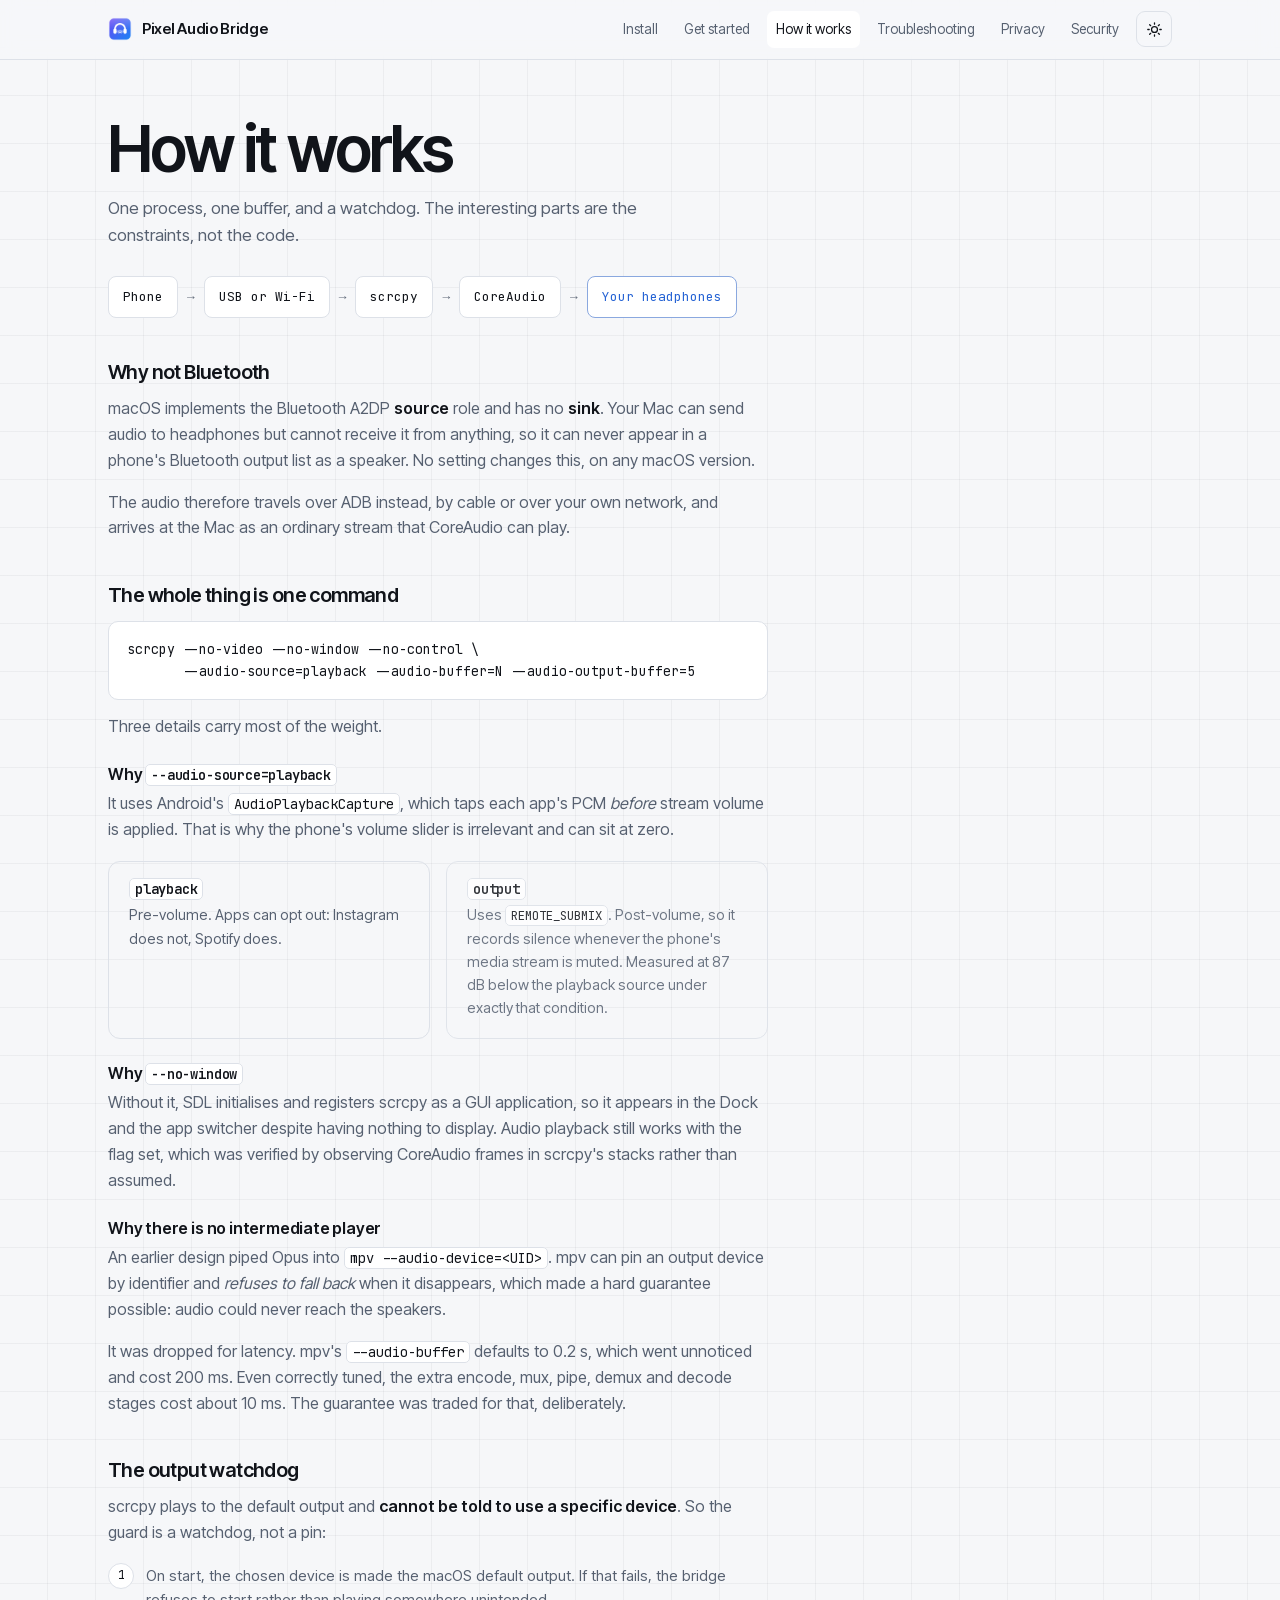
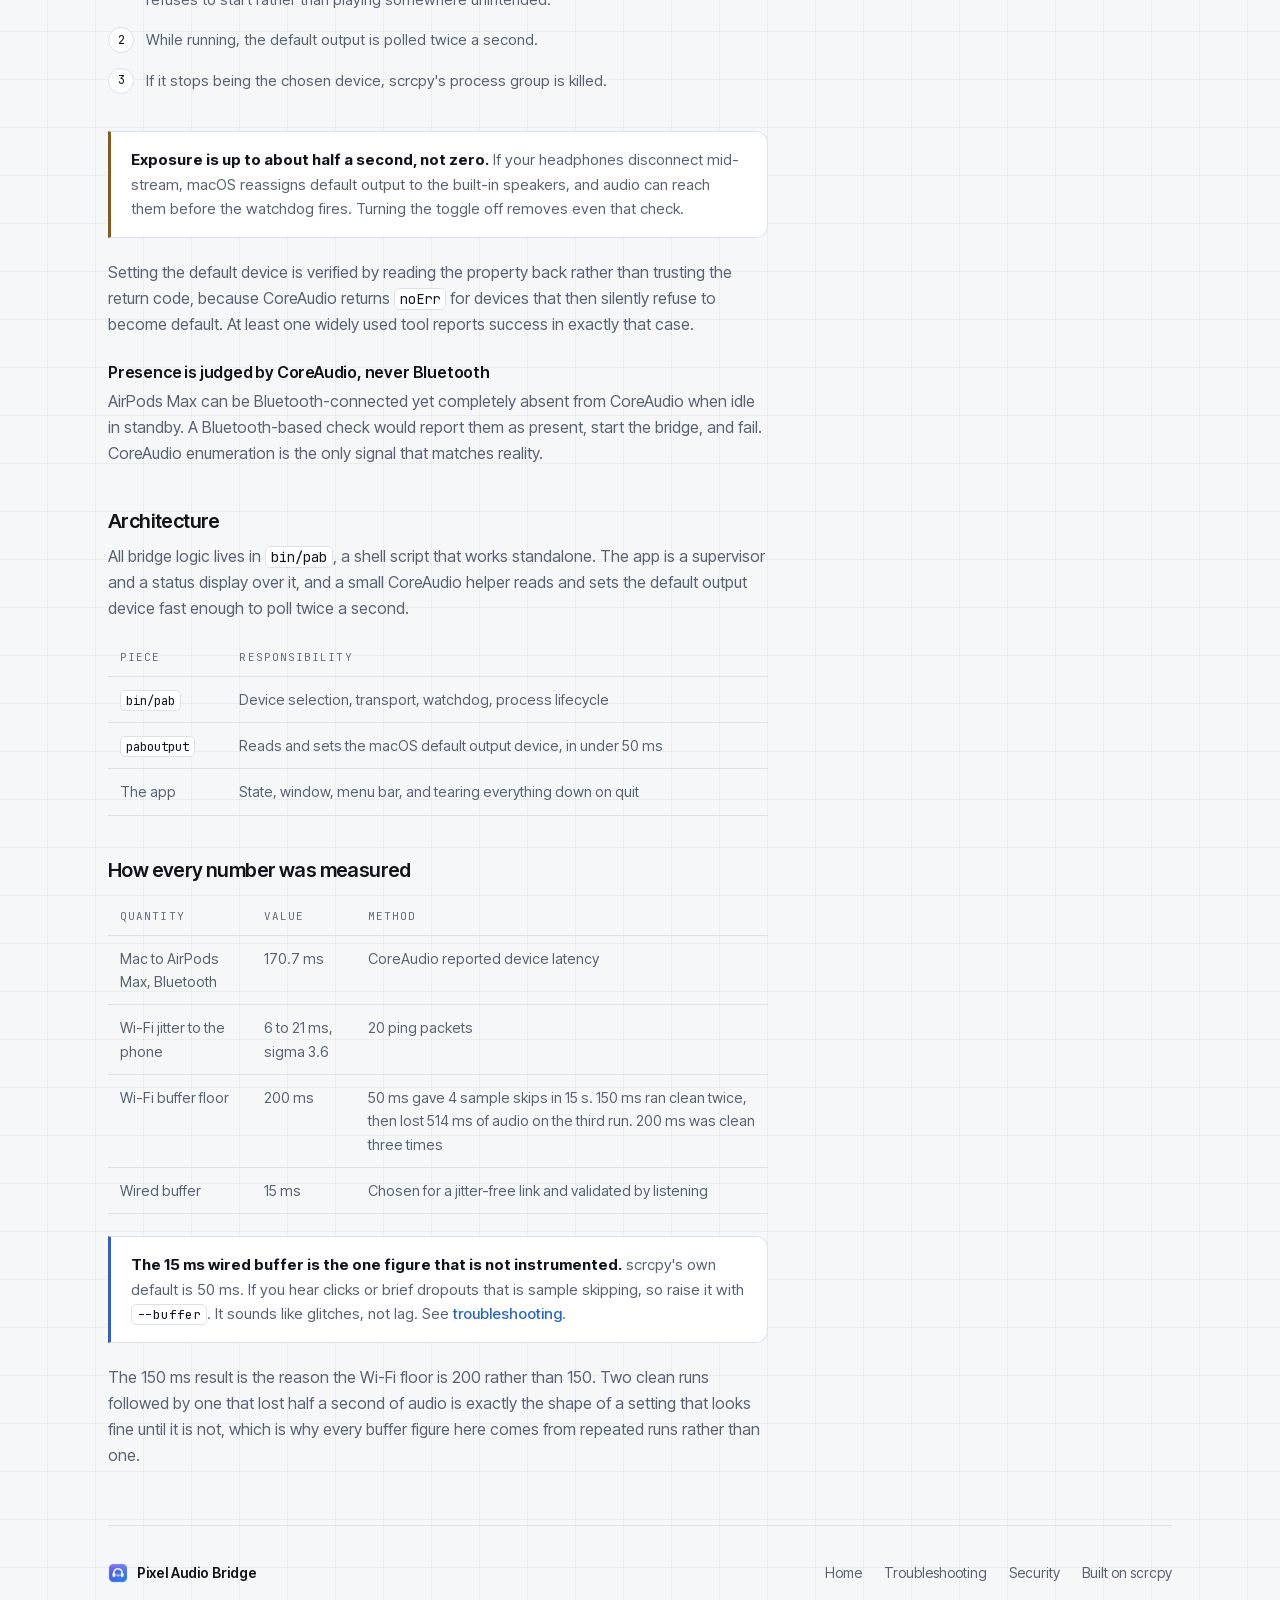
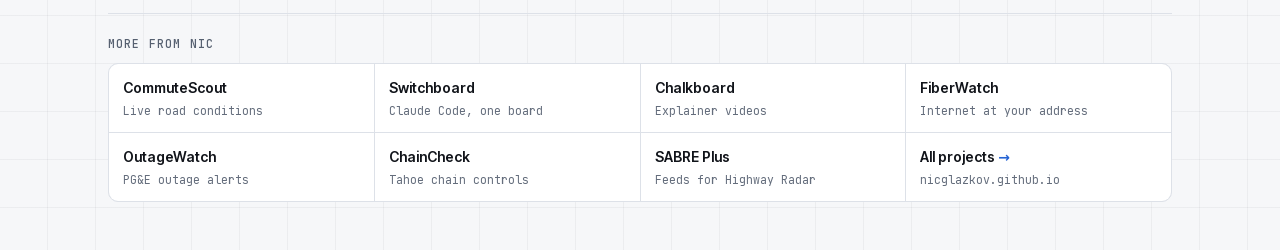
<file: docs/how-it-works.html>
<!doctype html>
<html lang="en">
<head>
<meta charset="utf-8">
<meta name="viewport" content="width=device-width,initial-scale=1">
<title>How it works, Pixel Audio Bridge</title>
<meta name="description" content="The internals: one scrcpy process, why the capture source matters, how the output watchdog works, and how every latency figure was measured.">
<link rel="icon" href="assets/icon.png">
<meta property="og:type" content="website">
<meta property="og:url" content="https://nicglazkov.github.io/pixel-audio-bridge/how-it-works.html">
<meta property="og:title" content="How it works, Pixel Audio Bridge">
<meta property="og:description" content="One scrcpy process, why the capture source matters, how the output watchdog works, and how every latency figure was measured.">
<meta property="og:image" content="https://nicglazkov.github.io/pixel-audio-bridge/assets/social-card.png">
<meta property="og:image:width" content="1280">
<meta property="og:image:height" content="640">
<meta name="twitter:card" content="summary_large_image">
<meta name="twitter:title" content="How it works, Pixel Audio Bridge">
<meta name="twitter:description" content="One scrcpy process, why the capture source matters, how the output watchdog works, and how every latency figure was measured.">
<meta name="twitter:image" content="https://nicglazkov.github.io/pixel-audio-bridge/assets/social-card.png">
<meta name="theme-color" content="#f6f7f9" media="(prefers-color-scheme: light)">
<meta name="theme-color" content="#0c0e12" media="(prefers-color-scheme: dark)">
<script>
  // Applied before first paint so the page never flashes the wrong theme.
  // ?theme=light|dark wins for one visit, then a saved choice, then the system setting.
  (function(){var s=null;try{var q=location.search.match(/theme=(light|dark)/);s=q?q[1]:localStorage.getItem("theme");}catch(e){}
  if(s!=="light"&&s!=="dark")s=window.matchMedia&&matchMedia("(prefers-color-scheme: light)").matches?"light":"dark";
  document.documentElement.setAttribute("data-theme",s);})();
</script>
<link rel="stylesheet" href="shared.css">
<style>
.lead{font-size:1.05rem;color:var(--ink-2);max-width:60ch;margin-top:14px}
.chain{display:flex;flex-wrap:wrap;align-items:center;gap:9px;margin:26px 0 0;font-family:var(--mono);font-size:.8rem}
.chain .node{background:var(--tint);border:1px solid var(--line);border-radius:8px;padding:10px 14px;color:var(--ink)}
.chain .node.end{border-color:color-mix(in srgb,var(--indigo) 45%,var(--line));color:var(--indigo)}
.chain .arr{color:var(--ink-3)}
ol.steps{counter-reset:s;list-style:none;padding:0;margin:18px 0 0}
ol.steps li{counter-increment:s;position:relative;padding:0 0 16px 38px;color:var(--ink-2);font-size:.94rem}
ol.steps li::before{content:counter(s);position:absolute;left:0;top:-1px;width:24px;height:24px;
  border-radius:50%;background:var(--tint);border:1px solid var(--line);color:var(--ink);
  font-family:var(--mono);font-size:.75rem;display:grid;place-items:center}
.split{display:grid;grid-template-columns:1fr 1fr;gap:16px;margin:18px 0 0}
.split .card{border:1px solid var(--line);border-radius:12px;padding:18px 20px}
.split .card h3{margin:0 0 6px}
.split .card p{margin:0;font-size:.9rem}
.split .card.no{opacity:.85}
footer{margin-top:56px}
@media (max-width:760px){.split{grid-template-columns:1fr}}
</style>
</head>
<body>
<div class="wrap">

  <nav class="top">
    <a class="brand" href="./"><img src="assets/icon.png" alt="">Pixel Audio Bridge</a>
    <span class="sp">
      <a class="navlink" href="./#install">Install</a>
      <a class="navlink" href="getting-started.html">Get started</a>
      <a class="navlink" href="how-it-works.html" aria-current="page">How it works</a>
      <a class="navlink" href="troubleshooting.html">Troubleshooting</a>
      <a class="navlink" href="privacy.html">Privacy</a>
      <a class="navlink" href="security.html">Security</a>
      <button class="iconbtn" id="theme" type="button" aria-label="Switch between light and dark">
        <svg class="sun" viewBox="0 0 24 24" fill="none" stroke="currentColor" stroke-width="1.8" stroke-linecap="round" aria-hidden="true"><circle cx="12" cy="12" r="4.2"/><path d="M12 2.5v2M12 19.5v2M2.5 12h2M19.5 12h2M5.2 5.2l1.4 1.4M17.4 17.4l1.4 1.4M18.8 5.2l-1.4 1.4M6.6 17.4l-1.4 1.4"/></svg>
        <svg class="moon" viewBox="0 0 24 24" fill="none" stroke="currentColor" stroke-width="1.8" stroke-linecap="round" stroke-linejoin="round" aria-hidden="true"><path d="M20 14.2A8.2 8.2 0 1 1 9.8 4a6.6 6.6 0 0 0 10.2 10.2Z"/></svg>
      </button>
    </span>
  </nav>

  <header class="top doc">
    <h1>How it works</h1>
    <p class="lead">One process, one buffer, and a watchdog. The interesting parts are the
    constraints, not the code.</p>
    <div class="chain" aria-label="Signal path">
      <span class="node">Phone</span><span class="arr">&rarr;</span>
      <span class="node">USB or Wi-Fi</span><span class="arr">&rarr;</span>
      <span class="node">scrcpy</span><span class="arr">&rarr;</span>
      <span class="node">CoreAudio</span><span class="arr">&rarr;</span>
      <span class="node end">Your headphones</span>
    </div>
  </header>

  <main class="doc">

    <h2>Why not Bluetooth</h2>
    <p>macOS implements the Bluetooth A2DP <strong>source</strong> role and has no
    <strong>sink</strong>. Your Mac can send audio to headphones but cannot receive it from
    anything, so it can never appear in a phone's Bluetooth output list as a speaker. No
    setting changes this, on any macOS version.</p>
    <p>The audio therefore travels over ADB instead, by cable or over your own network, and
    arrives at the Mac as an ordinary stream that CoreAudio can play.</p>

    <h2>The whole thing is one command</h2>
    <pre><code>scrcpy --no-video --no-window --no-control \
       --audio-source=playback --audio-buffer=N --audio-output-buffer=5</code></pre>
    <p>Three details carry most of the weight.</p>

    <h3>Why <code>--audio-source=playback</code></h3>
    <p>It uses Android's <code>AudioPlaybackCapture</code>, which taps each app's PCM
    <em>before</em> stream volume is applied. That is why the phone's volume slider is
    irrelevant and can sit at zero.</p>
    <div class="split">
      <div class="card">
        <h3><code>playback</code></h3>
        <p>Pre-volume. Apps can opt out: Instagram does not, Spotify does.</p>
      </div>
      <div class="card no">
        <h3><code>output</code></h3>
        <p>Uses <code>REMOTE_SUBMIX</code>. Post-volume, so it records silence whenever the
        phone's media stream is muted. Measured at 87 dB below the playback source under
        exactly that condition.</p>
      </div>
    </div>

    <h3>Why <code>--no-window</code></h3>
    <p>Without it, SDL initialises and registers scrcpy as a GUI application, so it appears in
    the Dock and the app switcher despite having nothing to display. Audio playback still
    works with the flag set, which was verified by observing CoreAudio frames in scrcpy's
    stacks rather than assumed.</p>

    <h3>Why there is no intermediate player</h3>
    <p>An earlier design piped Opus into <code>mpv --audio-device=&lt;UID&gt;</code>. mpv can
    pin an output device by identifier and <em>refuses to fall back</em> when it disappears,
    which made a hard guarantee possible: audio could never reach the speakers.</p>
    <p>It was dropped for latency. mpv's <code>--audio-buffer</code> defaults to 0.2 s, which
    went unnoticed and cost 200 ms. Even correctly tuned, the extra encode, mux, pipe, demux
    and decode stages cost about 10 ms. The guarantee was traded for that, deliberately.</p>

    <h2 id="watchdog">The output watchdog</h2>
    <p>scrcpy plays to the default output and <strong>cannot be told to use a specific
    device</strong>. So the guard is a watchdog, not a pin:</p>
    <ol class="steps">
      <li>On start, the chosen device is made the macOS default output. If that fails, the
      bridge refuses to start rather than playing somewhere unintended.</li>
      <li>While running, the default output is polled twice a second.</li>
      <li>If it stops being the chosen device, scrcpy's process group is killed.</li>
    </ol>
    <div class="callout warn">
      <p><b>Exposure is up to about half a second, not zero.</b> If your headphones disconnect
      mid-stream, macOS reassigns default output to the built-in speakers, and audio can reach
      them before the watchdog fires. Turning the toggle off removes even that check.</p>
    </div>
    <p>Setting the default device is verified by reading the property back rather than
    trusting the return code, because CoreAudio returns <code>noErr</code> for devices that
    then silently refuse to become default. At least one widely used tool reports success in
    exactly that case.</p>

    <h3>Presence is judged by CoreAudio, never Bluetooth</h3>
    <p>AirPods Max can be Bluetooth-connected yet completely absent from CoreAudio when idle
    in standby. A Bluetooth-based check would report them as present, start the bridge, and
    fail. CoreAudio enumeration is the only signal that matches reality.</p>

    <h2>Architecture</h2>
    <p>All bridge logic lives in <code>bin/pab</code>, a shell script that works standalone.
    The app is a supervisor and a status display over it, and a small CoreAudio helper reads
    and sets the default output device fast enough to poll twice a second.</p>
    <table>
      <thead><tr><th>Piece</th><th>Responsibility</th></tr></thead>
      <tbody>
        <tr><td><code>bin/pab</code></td><td>Device selection, transport, watchdog, process lifecycle</td></tr>
        <tr><td><code>paboutput</code></td><td>Reads and sets the macOS default output device, in under 50 ms</td></tr>
        <tr><td>The app</td><td>State, window, menu bar, and tearing everything down on quit</td></tr>
      </tbody>
    </table>

    <h2 id="measurements">How every number was measured</h2>
    <table>
      <thead><tr><th>Quantity</th><th>Value</th><th>Method</th></tr></thead>
      <tbody>
        <tr><td>Mac to AirPods Max, Bluetooth</td><td>170.7 ms</td><td>CoreAudio reported device latency</td></tr>
        <tr><td>Wi-Fi jitter to the phone</td><td>6 to 21 ms, sigma 3.6</td><td>20 ping packets</td></tr>
        <tr><td>Wi-Fi buffer floor</td><td>200 ms</td><td>50 ms gave 4 sample skips in 15 s. 150 ms ran clean twice, then lost 514 ms of audio on the third run. 200 ms was clean three times</td></tr>
        <tr><td>Wired buffer</td><td>15 ms</td><td>Chosen for a jitter-free link and validated by listening</td></tr>
      </tbody>
    </table>
    <div class="callout">
      <p><b>The 15 ms wired buffer is the one figure that is not instrumented.</b> scrcpy's own
      default is 50 ms. If you hear clicks or brief dropouts that is sample skipping, so raise
      it with <code>--buffer</code>. It sounds like glitches, not lag. See
      <a href="troubleshooting.html">troubleshooting</a>.</p>
    </div>
    <p>The 150 ms result is the reason the Wi-Fi floor is 200 rather than 150. Two clean runs
    followed by one that lost half a second of audio is exactly the shape of a setting that
    looks fine until it is not, which is why every buffer figure here comes from repeated
    runs rather than one.</p>
  </main>

  <footer>
    <div class="foot-top">
      <a class="brand" href="./"><img src="assets/icon.png" alt="">Pixel Audio Bridge</a>
      <span class="l">
        <a href="./">Home</a>
        <a href="troubleshooting.html">Troubleshooting</a>
        <a href="security.html">Security</a>
        <a href="https://github.com/Genymobile/scrcpy">Built on scrcpy</a>
      </span>
    </div>
    <nav class="more" aria-label="More from Nic">
      <span class="label">More from Nic</span>
      <ul>
        <li><a href="https://commutescout.com"><b>CommuteScout</b><span>Live road conditions</span></a></li>
        <li><a href="https://nicglazkov.github.io/switchboard/"><b>Switchboard</b><span>Claude Code, one board</span></a></li>
        <li><a href="https://chalkboard.studio"><b>Chalkboard</b><span>Explainer videos</span></a></li>
        <li><a href="https://getfiberwatch.com"><b>FiberWatch</b><span>Internet at your address</span></a></li>
        <li><a href="https://nicglazkov.github.io/outagewatch/"><b>OutageWatch</b><span>PG&amp;E outage alerts</span></a></li>
        <li><a href="https://nicglazkov.github.io/chaincheck/"><b>ChainCheck</b><span>Tahoe chain controls</span></a></li>
        <li><a href="https://nicglazkov.github.io/highway-radar-sabre-plus/"><b>SABRE Plus</b><span>Feeds for Highway Radar</span></a></li>
        <li><a class="home" href="https://nicglazkov.github.io/"><b>All projects</b><span>nicglazkov.github.io</span></a></li>
      </ul>
    </nav>
  </footer>

</div>
<script src="theme.js"></script>
</body>
</html>
</file>
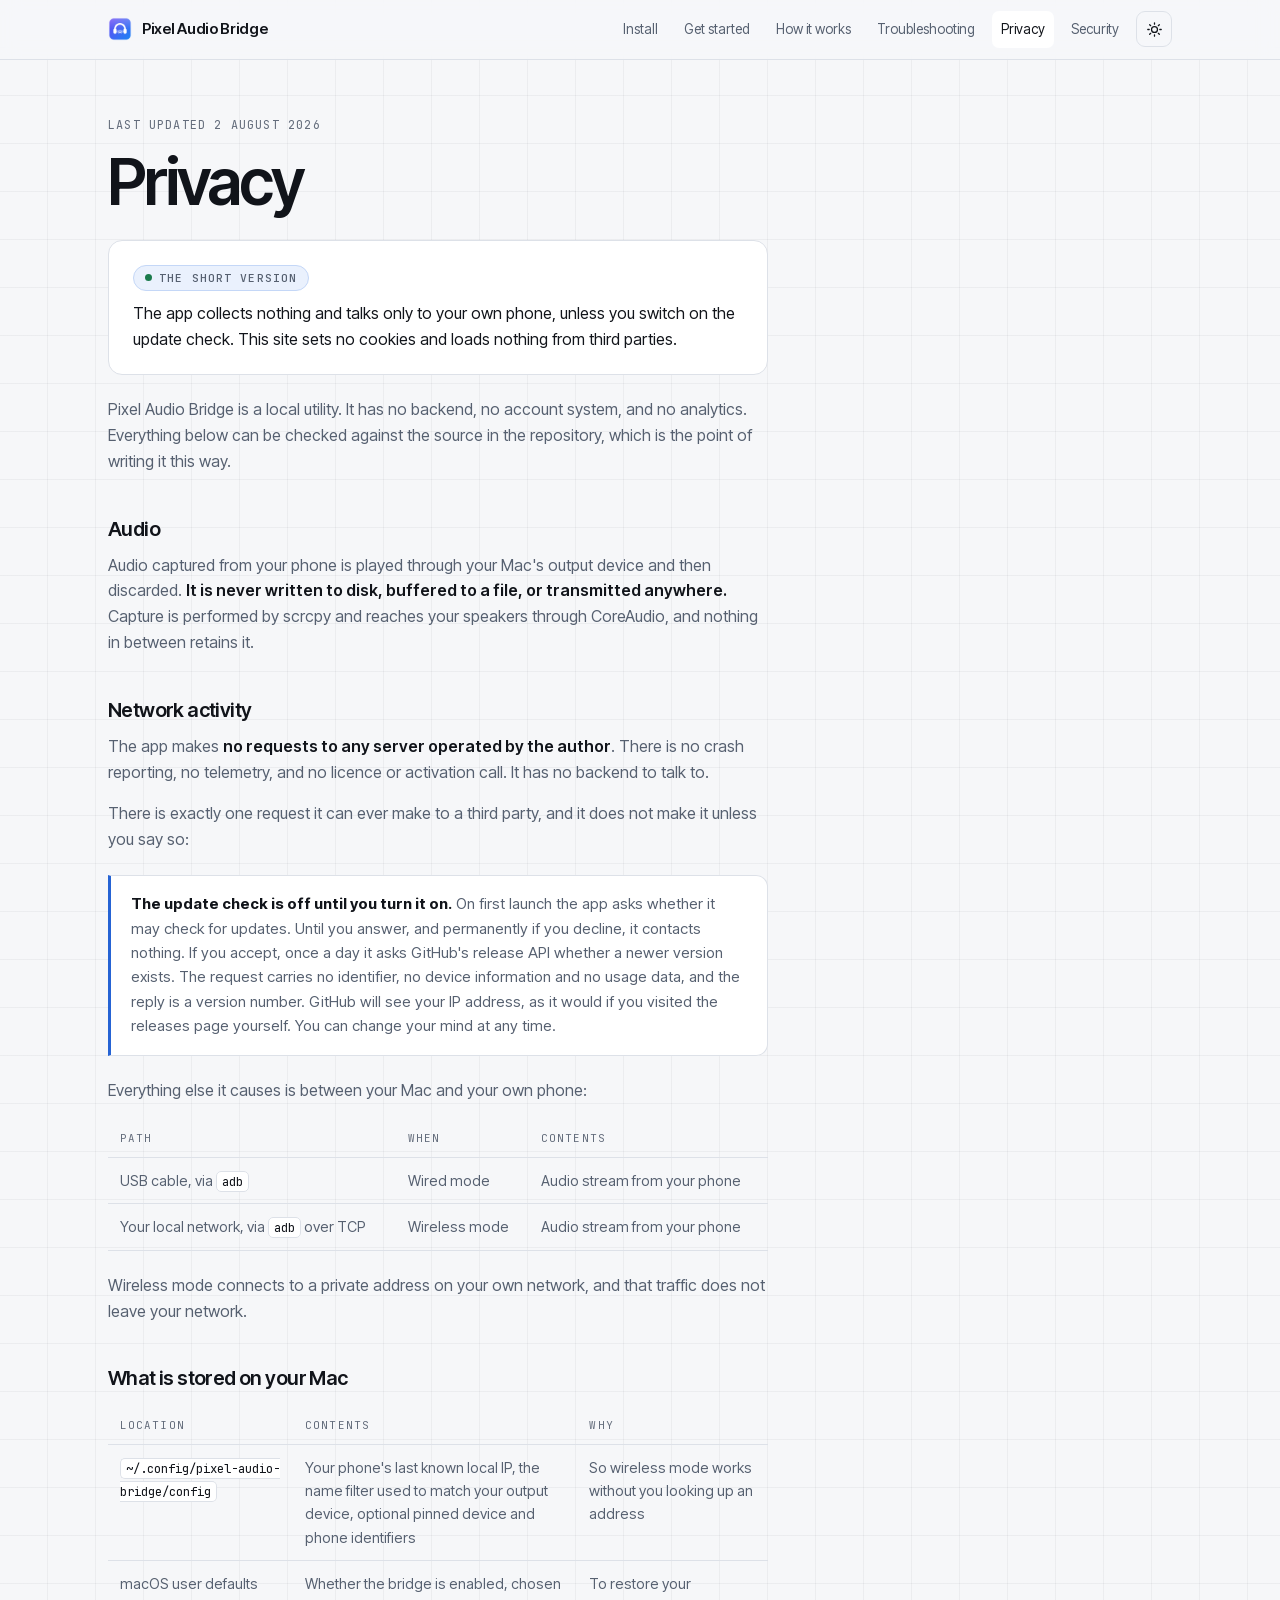
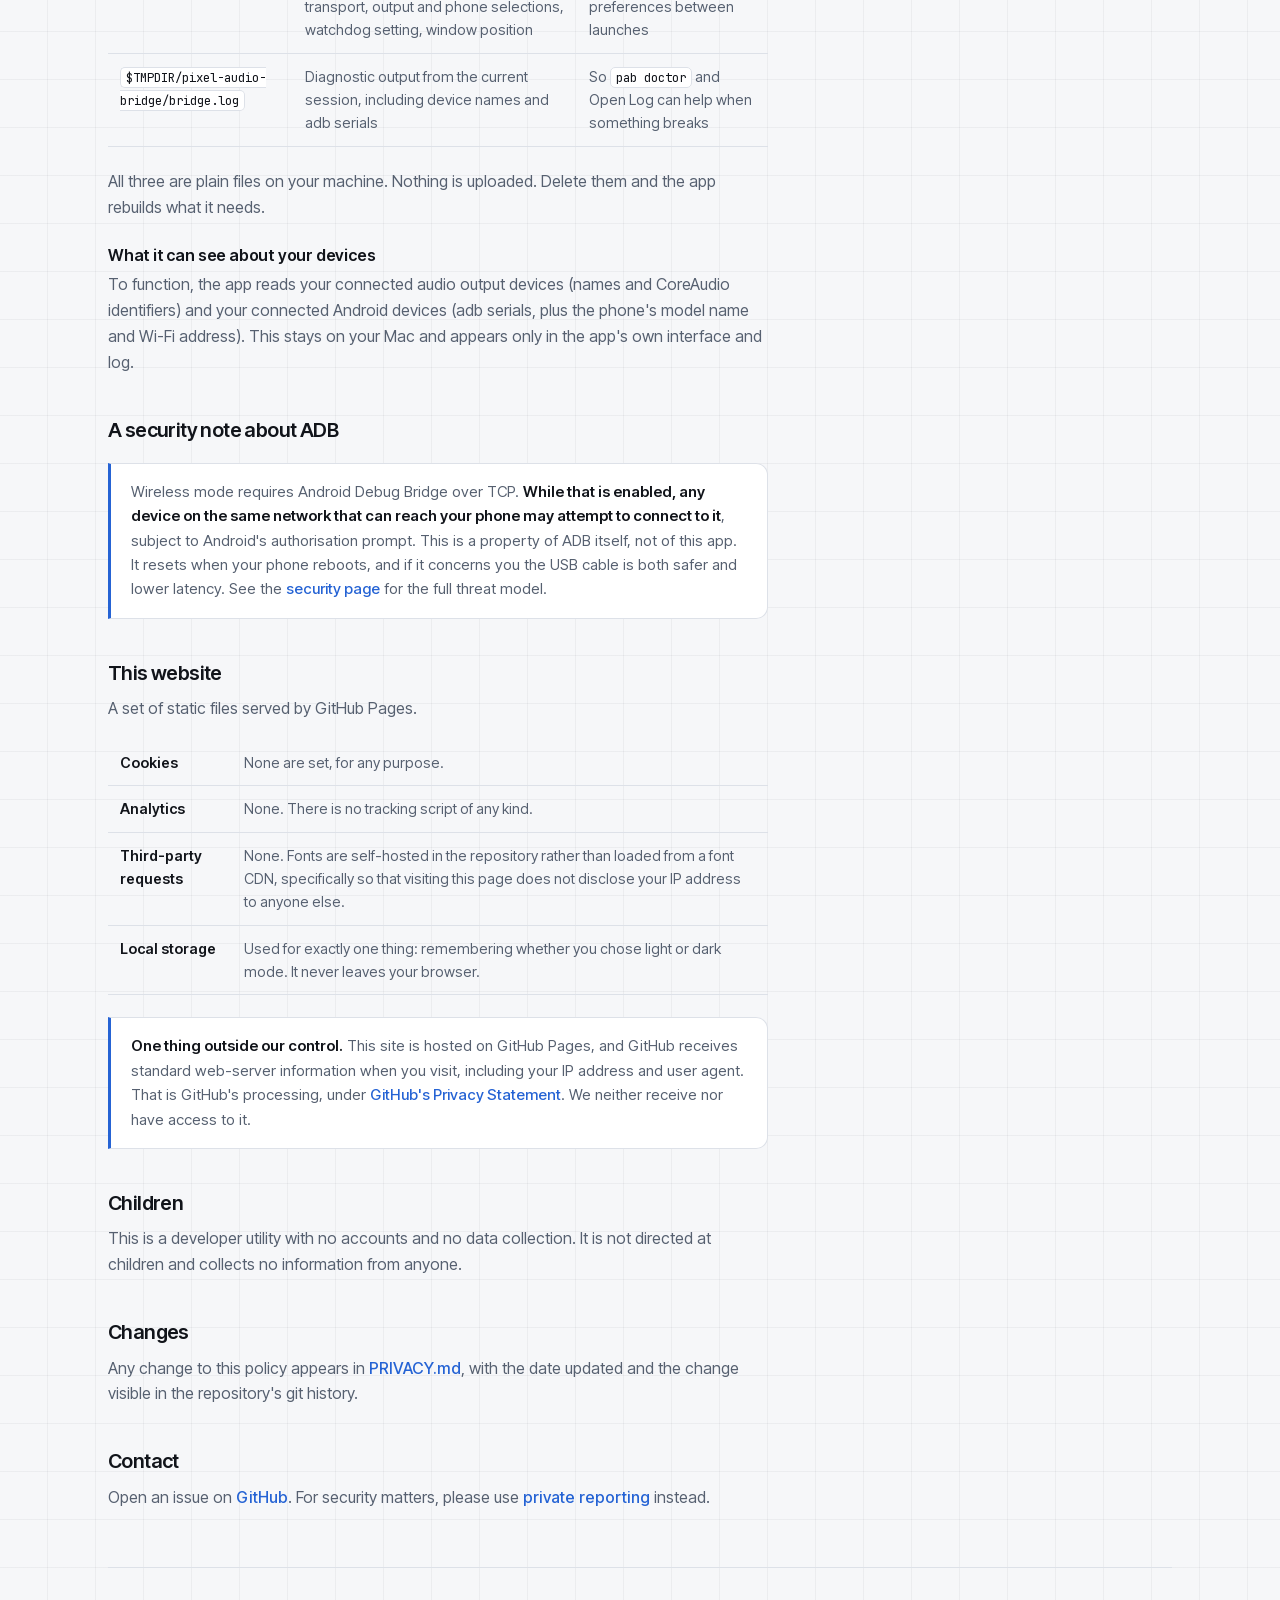
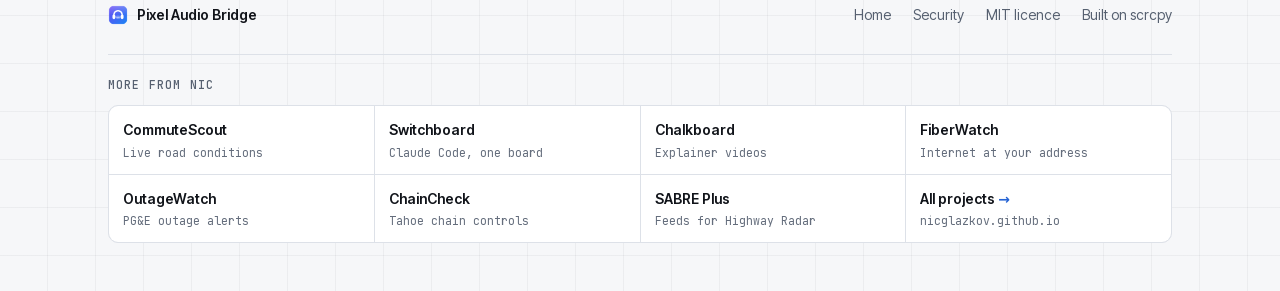
<file: docs/privacy.html>
<!doctype html>
<html lang="en">
<head>
<meta charset="utf-8">
<meta name="viewport" content="width=device-width,initial-scale=1">
<title>Privacy, Pixel Audio Bridge</title>
<meta name="description" content="Pixel Audio Bridge collects nothing and talks only to your own phone, unless you switch on the optional update check. This site sets no cookies and loads nothing from third parties.">
<link rel="icon" href="assets/icon.png">
<meta property="og:type" content="website">
<meta property="og:url" content="https://nicglazkov.github.io/pixel-audio-bridge/privacy.html">
<meta property="og:title" content="Privacy, Pixel Audio Bridge">
<meta property="og:description" content="Collects nothing and talks only to your own phone, unless you switch on the optional update check. No cookies and no third-party requests on this site.">
<meta property="og:image" content="https://nicglazkov.github.io/pixel-audio-bridge/assets/social-card.png">
<meta property="og:image:width" content="1280">
<meta property="og:image:height" content="640">
<meta name="twitter:card" content="summary_large_image">
<meta name="twitter:title" content="Privacy, Pixel Audio Bridge">
<meta name="twitter:description" content="Collects nothing and talks only to your own phone, unless you switch on the optional update check. No cookies and no third-party requests on this site.">
<meta name="twitter:image" content="https://nicglazkov.github.io/pixel-audio-bridge/assets/social-card.png">
<meta name="theme-color" content="#f6f7f9" media="(prefers-color-scheme: light)">
<meta name="theme-color" content="#0c0e12" media="(prefers-color-scheme: dark)">
<script>
  // Applied before first paint so the page never flashes the wrong theme.
  // ?theme=light|dark wins for one visit, then a saved choice, then the system setting.
  (function(){var s=null;try{var q=location.search.match(/theme=(light|dark)/);s=q?q[1]:localStorage.getItem("theme");}catch(e){}
  if(s!=="light"&&s!=="dark")s=window.matchMedia&&matchMedia("(prefers-color-scheme: light)").matches?"light":"dark";
  document.documentElement.setAttribute("data-theme",s);})();
</script>
<link rel="stylesheet" href="shared.css">
<style>
.updated{font-family:var(--mono);font-size:.74rem;letter-spacing:.1em;text-transform:uppercase;color:var(--ink-3);margin-bottom:14px}
.tldr{border:1px solid var(--line);background:var(--tint);border-radius:14px;padding:22px 24px;margin:26px 0 0}
.tldr p{margin:0;color:var(--ink)}
.tldr .tag{display:inline-flex;align-items:center;gap:7px;font-family:var(--mono);font-size:.71rem;
  letter-spacing:.1em;text-transform:uppercase;color:var(--ink-2);margin-bottom:10px}
.tldr .tag .d{width:7px;height:7px;border-radius:50%;background:var(--ok)}
footer{margin-top:56px}
</style>
</head>
<body>
<div class="wrap">

  <nav class="top">
    <a class="brand" href="./"><img src="assets/icon.png" alt="">Pixel Audio Bridge</a>
    <span class="sp">
      <a class="navlink" href="./#install">Install</a>
      <a class="navlink" href="getting-started.html">Get started</a>
      <a class="navlink" href="how-it-works.html">How it works</a>
      <a class="navlink" href="troubleshooting.html">Troubleshooting</a>
      <a class="navlink" href="privacy.html" aria-current="page">Privacy</a>
      <a class="navlink" href="security.html">Security</a>
      <button class="iconbtn" id="theme" type="button" aria-label="Switch between light and dark">
        <svg class="sun" viewBox="0 0 24 24" fill="none" stroke="currentColor" stroke-width="1.8" stroke-linecap="round" aria-hidden="true"><circle cx="12" cy="12" r="4.2"/><path d="M12 2.5v2M12 19.5v2M2.5 12h2M19.5 12h2M5.2 5.2l1.4 1.4M17.4 17.4l1.4 1.4M18.8 5.2l-1.4 1.4M6.6 17.4l-1.4 1.4"/></svg>
        <svg class="moon" viewBox="0 0 24 24" fill="none" stroke="currentColor" stroke-width="1.8" stroke-linecap="round" stroke-linejoin="round" aria-hidden="true"><path d="M20 14.2A8.2 8.2 0 1 1 9.8 4a6.6 6.6 0 0 0 10.2 10.2Z"/></svg>
      </button>
    </span>
  </nav>

  <header class="top doc">
    <div class="updated">Last updated 2 August 2026</div>
    <h1>Privacy</h1>
    <div class="tldr">
      <span class="tag"><span class="d"></span> The short version</span>
      <p>The app collects nothing and talks only to your own phone, unless you switch on the update check.
      This site sets no cookies and loads nothing from third parties.</p>
    </div>
    <p style="margin-top:22px">Pixel Audio Bridge is a local utility. It has no backend, no
    account system, and no analytics. Everything below can be checked against the source in
    the repository, which is the point of writing it this way.</p>
  </header>

  <main class="doc">

    <h2>Audio</h2>
    <p>Audio captured from your phone is played through your Mac's output device and then
    discarded. <strong>It is never written to disk, buffered to a file, or transmitted
    anywhere.</strong> Capture is performed by scrcpy and reaches your speakers through
    CoreAudio, and nothing in between retains it.</p>

    <h2>Network activity</h2>
    <p>The app makes <strong>no requests to any server operated by the author</strong>. There
    is no crash reporting, no telemetry, and no licence or activation call. It has no backend
    to talk to.</p>
    <p>There is exactly one request it can ever make to a third party, and it does not make it
    unless you say so:</p>
    <div class="callout">
      <p><b>The update check is off until you turn it on.</b> On first launch the app asks
      whether it may check for updates. Until you answer, and permanently if you decline, it
      contacts nothing. If you accept, once a day it asks GitHub's release API whether a newer
      version exists. The request carries no identifier, no device information and no usage
      data, and the reply is a version number. GitHub will see your IP address, as it would
      if you visited the releases page yourself. You can change your mind at any time.</p>
    </div>
    <p>Everything else it causes is between your Mac and your own phone:</p>
    <table>
      <thead><tr><th>Path</th><th>When</th><th>Contents</th></tr></thead>
      <tbody>
        <tr><td>USB cable, via <code>adb</code></td><td>Wired mode</td><td>Audio stream from your phone</td></tr>
        <tr><td>Your local network, via <code>adb</code> over TCP</td><td>Wireless mode</td><td>Audio stream from your phone</td></tr>
      </tbody>
    </table>
    <p>Wireless mode connects to a private address on your own network, and that traffic does
    not leave your network.</p>

    <h2>What is stored on your Mac</h2>
    <table>
      <thead><tr><th>Location</th><th>Contents</th><th>Why</th></tr></thead>
      <tbody>
        <tr>
          <td><code>~/.config/pixel-audio-bridge/config</code></td>
          <td>Your phone's last known local IP, the name filter used to match your output device, optional pinned device and phone identifiers</td>
          <td>So wireless mode works without you looking up an address</td>
        </tr>
        <tr>
          <td>macOS user defaults</td>
          <td>Whether the bridge is enabled, chosen transport, output and phone selections, watchdog setting, window position</td>
          <td>To restore your preferences between launches</td>
        </tr>
        <tr>
          <td><code>$TMPDIR/pixel-audio-bridge/bridge.log</code></td>
          <td>Diagnostic output from the current session, including device names and adb serials</td>
          <td>So <code>pab doctor</code> and Open Log can help when something breaks</td>
        </tr>
      </tbody>
    </table>
    <p>All three are plain files on your machine. Nothing is uploaded. Delete them and the app
    rebuilds what it needs.</p>

    <h3>What it can see about your devices</h3>
    <p>To function, the app reads your connected audio output devices (names and CoreAudio
    identifiers) and your connected Android devices (adb serials, plus the phone's model name
    and Wi-Fi address). This stays on your Mac and appears only in the app's own interface
    and log.</p>

    <h2>A security note about ADB</h2>
    <div class="callout">
      <p>Wireless mode requires Android Debug Bridge over TCP. <strong>While that is enabled,
      any device on the same network that can reach your phone may attempt to connect to
      it</strong>, subject to Android's authorisation prompt. This is a property of ADB
      itself, not of this app. It resets when your phone reboots, and if it concerns you the
      USB cable is both safer and lower latency. See the
      <a href="security.html">security page</a> for the full threat model.</p>
    </div>

    <h2>This website</h2>
    <p>A set of static files served by GitHub Pages.</p>
    <table>
      <tbody>
        <tr><td><strong>Cookies</strong></td><td>None are set, for any purpose.</td></tr>
        <tr><td><strong>Analytics</strong></td><td>None. There is no tracking script of any kind.</td></tr>
        <tr><td><strong>Third-party requests</strong></td><td>None. Fonts are self-hosted in the repository rather than loaded from a font CDN, specifically so that visiting this page does not disclose your IP address to anyone else.</td></tr>
        <tr><td><strong>Local storage</strong></td><td>Used for exactly one thing: remembering whether you chose light or dark mode. It never leaves your browser.</td></tr>
      </tbody>
    </table>
    <div class="callout">
      <p><strong>One thing outside our control.</strong> This site is hosted on GitHub Pages,
      and GitHub receives standard web-server information when you visit, including your IP
      address and user agent. That is GitHub's processing, under
      <a href="https://docs.github.com/site-policy/privacy-policies/github-privacy-statement">GitHub's
      Privacy Statement</a>. We neither receive nor have access to it.</p>
    </div>

    <h2>Children</h2>
    <p>This is a developer utility with no accounts and no data collection. It is not directed
    at children and collects no information from anyone.</p>

    <h2>Changes</h2>
    <p>Any change to this policy appears in
    <a href="https://github.com/nicglazkov/pixel-audio-bridge/blob/main/PRIVACY.md">PRIVACY.md</a>,
    with the date updated and the change visible in the repository's git history.</p>

    <h2>Contact</h2>
    <p>Open an issue on
    <a href="https://github.com/nicglazkov/pixel-audio-bridge/issues">GitHub</a>. For security
    matters, please use <a href="security.html">private reporting</a> instead.</p>
  </main>

  <footer>
    <div class="foot-top">
      <a class="brand" href="./"><img src="assets/icon.png" alt="">Pixel Audio Bridge</a>
      <span class="l">
        <a href="./">Home</a>
        <a href="security.html">Security</a>
        <a href="https://github.com/nicglazkov/pixel-audio-bridge/blob/main/LICENSE">MIT licence</a>
        <a href="https://github.com/Genymobile/scrcpy">Built on scrcpy</a>
      </span>
    </div>
    <nav class="more" aria-label="More from Nic">
      <span class="label">More from Nic</span>
      <ul>
        <li><a href="https://commutescout.com"><b>CommuteScout</b><span>Live road conditions</span></a></li>
        <li><a href="https://nicglazkov.github.io/switchboard/"><b>Switchboard</b><span>Claude Code, one board</span></a></li>
        <li><a href="https://chalkboard.studio"><b>Chalkboard</b><span>Explainer videos</span></a></li>
        <li><a href="https://getfiberwatch.com"><b>FiberWatch</b><span>Internet at your address</span></a></li>
        <li><a href="https://nicglazkov.github.io/outagewatch/"><b>OutageWatch</b><span>PG&amp;E outage alerts</span></a></li>
        <li><a href="https://nicglazkov.github.io/chaincheck/"><b>ChainCheck</b><span>Tahoe chain controls</span></a></li>
        <li><a href="https://nicglazkov.github.io/highway-radar-sabre-plus/"><b>SABRE Plus</b><span>Feeds for Highway Radar</span></a></li>
        <li><a class="home" href="https://nicglazkov.github.io/"><b>All projects</b><span>nicglazkov.github.io</span></a></li>
      </ul>
    </nav>
  </footer>

</div>
<script src="theme.js"></script>
</body>
</html>
</file>
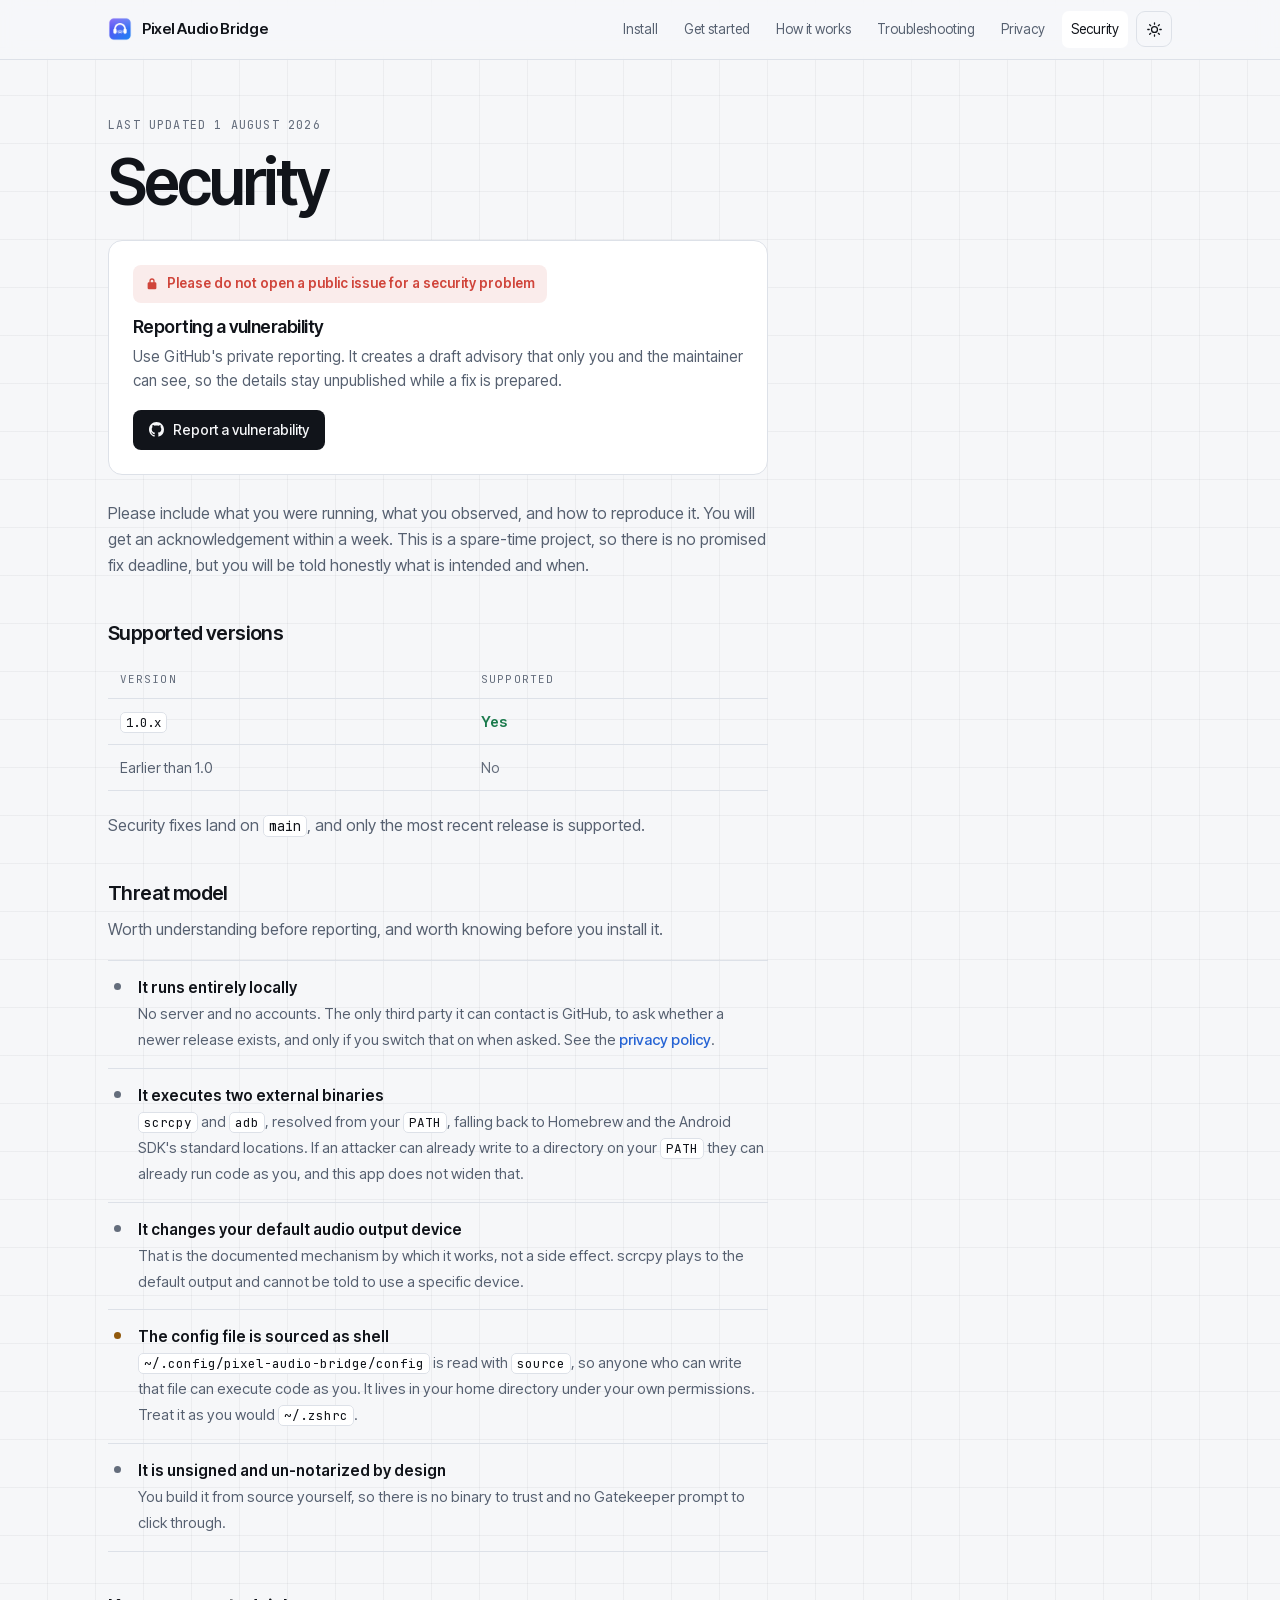
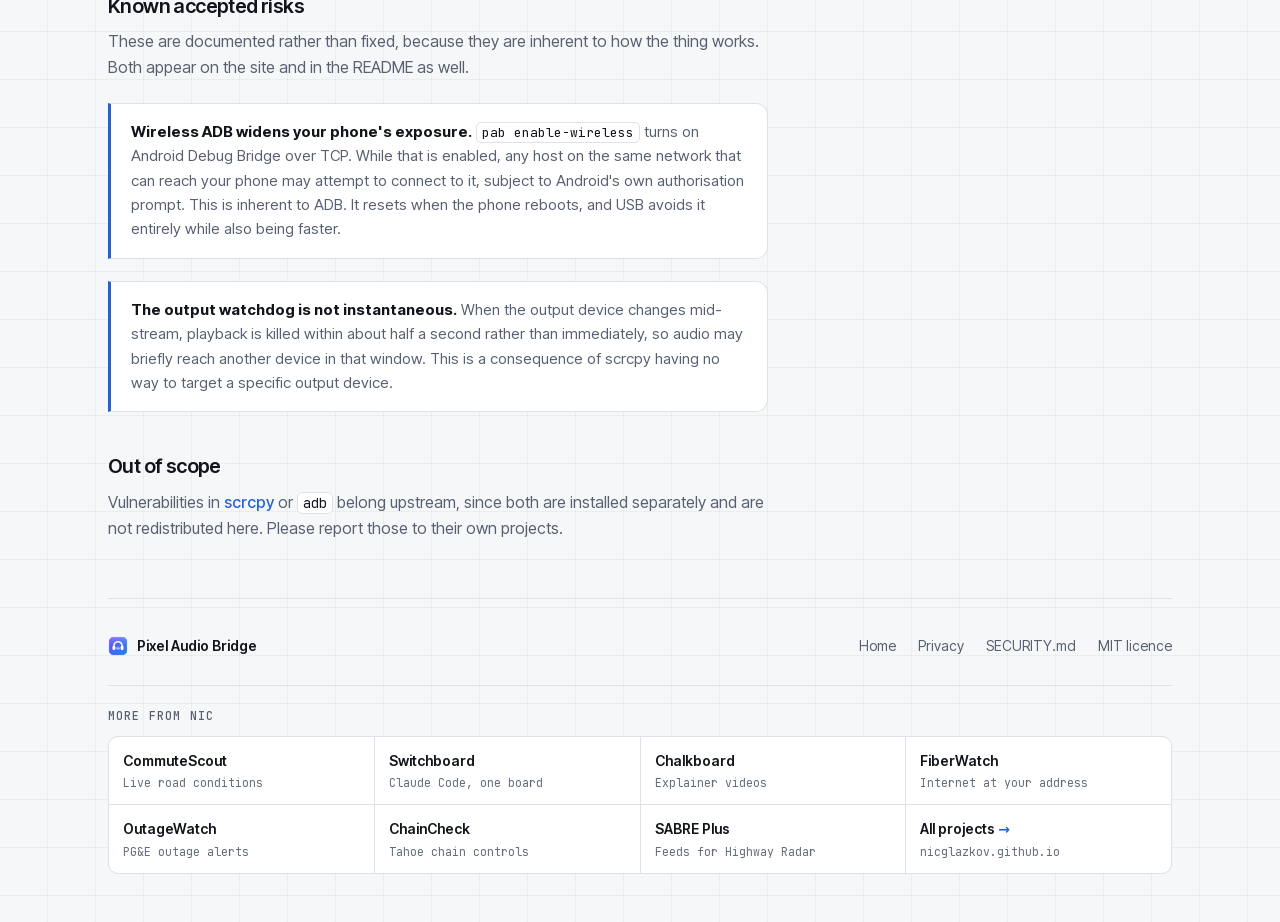
<file: docs/security.html>
<!doctype html>
<html lang="en">
<head>
<meta charset="utf-8">
<meta name="viewport" content="width=device-width,initial-scale=1">
<title>Security, Pixel Audio Bridge</title>
<meta name="description" content="How to report a vulnerability in Pixel Audio Bridge, plus an honest threat model: what it runs, what it changes, and which risks are accepted.">
<link rel="icon" href="assets/icon.png">
<meta property="og:type" content="website">
<meta property="og:url" content="https://nicglazkov.github.io/pixel-audio-bridge/security.html">
<meta property="og:title" content="Security, Pixel Audio Bridge">
<meta property="og:description" content="How to report a vulnerability, plus an honest threat model and the risks that are accepted rather than fixed.">
<meta property="og:image" content="https://nicglazkov.github.io/pixel-audio-bridge/assets/social-card.png">
<meta property="og:image:width" content="1280">
<meta property="og:image:height" content="640">
<meta name="twitter:card" content="summary_large_image">
<meta name="twitter:title" content="Security, Pixel Audio Bridge">
<meta name="twitter:description" content="How to report a vulnerability, plus an honest threat model and the risks that are accepted rather than fixed.">
<meta name="twitter:image" content="https://nicglazkov.github.io/pixel-audio-bridge/assets/social-card.png">
<meta name="theme-color" content="#f6f7f9" media="(prefers-color-scheme: light)">
<meta name="theme-color" content="#0c0e12" media="(prefers-color-scheme: dark)">
<script>
  // Applied before first paint so the page never flashes the wrong theme.
  // ?theme=light|dark wins for one visit, then a saved choice, then the system setting.
  (function(){var s=null;try{var q=location.search.match(/theme=(light|dark)/);s=q?q[1]:localStorage.getItem("theme");}catch(e){}
  if(s!=="light"&&s!=="dark")s=window.matchMedia&&matchMedia("(prefers-color-scheme: light)").matches?"light":"dark";
  document.documentElement.setAttribute("data-theme",s);})();
</script>
<link rel="stylesheet" href="shared.css">
<style>
.updated{font-family:var(--mono);font-size:.74rem;letter-spacing:.1em;text-transform:uppercase;color:var(--ink-3);margin-bottom:14px}

/* The report path is the single most important thing on this page, so it gets
   the only piece of emphasis. */
.report{border:1px solid var(--line);background:var(--tint);border-radius:14px;padding:24px;margin:26px 0 0}
.report h2{margin:0 0 8px;font-size:1.12rem}
.report p{margin:0 0 16px;color:var(--ink-2);font-size:.95rem}
.report .btn{margin-right:8px}
.report .btn svg{width:15px;height:15px}
.dontpublic{display:inline-flex;align-items:center;gap:8px;font-size:.84rem;font-weight:600;color:#D0453B;
  background:color-mix(in srgb,#D0453B 10%,transparent);border-radius:8px;padding:8px 12px;margin-bottom:14px}

td.yes{color:var(--ok);font-weight:600}
td.no{color:var(--ink-3)}

/* Threat-model items: each states a fact, then why it matters. */
.facts{list-style:none;margin:18px 0 0;padding:0}
.facts li{border-top:1px solid var(--line);padding:15px 0 15px 30px;position:relative}
.facts li:last-child{border-bottom:1px solid var(--line)}
.facts li::before{content:"";position:absolute;left:6px;top:22px;width:7px;height:7px;border-radius:50%;background:var(--ink-3)}
.facts li.warn::before{background:var(--warn)}
.facts b{color:var(--ink);display:block;font-weight:600;font-size:.96rem}
.facts span{font-size:.92rem;color:var(--ink-2)}

footer{margin-top:56px}
</style>
</head>
<body>
<div class="wrap">

  <nav class="top">
    <a class="brand" href="./"><img src="assets/icon.png" alt="">Pixel Audio Bridge</a>
    <span class="sp">
      <a class="navlink" href="./#install">Install</a>
      <a class="navlink" href="getting-started.html">Get started</a>
      <a class="navlink" href="how-it-works.html">How it works</a>
      <a class="navlink" href="troubleshooting.html">Troubleshooting</a>
      <a class="navlink" href="privacy.html">Privacy</a>
      <a class="navlink" href="security.html" aria-current="page">Security</a>
      <button class="iconbtn" id="theme" type="button" aria-label="Switch between light and dark">
        <svg class="sun" viewBox="0 0 24 24" fill="none" stroke="currentColor" stroke-width="1.8" stroke-linecap="round" aria-hidden="true"><circle cx="12" cy="12" r="4.2"/><path d="M12 2.5v2M12 19.5v2M2.5 12h2M19.5 12h2M5.2 5.2l1.4 1.4M17.4 17.4l1.4 1.4M18.8 5.2l-1.4 1.4M6.6 17.4l-1.4 1.4"/></svg>
        <svg class="moon" viewBox="0 0 24 24" fill="none" stroke="currentColor" stroke-width="1.8" stroke-linecap="round" stroke-linejoin="round" aria-hidden="true"><path d="M20 14.2A8.2 8.2 0 1 1 9.8 4a6.6 6.6 0 0 0 10.2 10.2Z"/></svg>
      </button>
    </span>
  </nav>

  <header class="top doc">
    <div class="updated">Last updated 1 August 2026</div>
    <h1>Security</h1>

    <div class="report">
      <span class="dontpublic">
        <svg viewBox="0 0 16 16" fill="currentColor" width="14" height="14" aria-hidden="true"><path d="M8 1.5a3 3 0 0 0-3 3V6H4.5A1.5 1.5 0 0 0 3 7.5v5A1.5 1.5 0 0 0 4.5 14h7a1.5 1.5 0 0 0 1.5-1.5v-5A1.5 1.5 0 0 0 11.5 6H11V4.5a3 3 0 0 0-3-3Zm1.5 4.5h-3V4.5a1.5 1.5 0 0 1 3 0V6Z"/></svg>
        Please do not open a public issue for a security problem
      </span>
      <h2>Reporting a vulnerability</h2>
      <p>Use GitHub's private reporting. It creates a draft advisory that only you and the
      maintainer can see, so the details stay unpublished while a fix is prepared.</p>
      <a class="btn primary" href="https://github.com/nicglazkov/pixel-audio-bridge/security/advisories/new">
        <svg viewBox="0 0 16 16" fill="currentColor" aria-hidden="true"><path d="M8 0C3.58 0 0 3.58 0 8c0 3.54 2.29 6.53 5.47 7.59.4.07.55-.17.55-.38 0-.19-.01-.82-.01-1.49-2.01.37-2.53-.49-2.69-.94-.09-.23-.48-.94-.82-1.13-.28-.15-.68-.52-.01-.53.63-.01 1.08.58 1.23.82.72 1.21 1.87.87 2.33.66.07-.52.28-.87.51-1.07-1.78-.2-3.64-.89-3.64-3.95 0-.87.31-1.59.82-2.15-.08-.2-.36-1.02.08-2.12 0 0 .67-.21 2.2.82.64-.18 1.32-.27 2-.27s1.36.09 2 .27c1.53-1.04 2.2-.82 2.2-.82.44 1.1.16 1.92.08 2.12.51.56.82 1.27.82 2.15 0 3.07-1.87 3.75-3.65 3.95.29.25.54.73.54 1.48 0 1.07-.01 1.93-.01 2.2 0 .21.15.46.55.38A8.01 8.01 0 0 0 16 8c0-4.42-3.58-8-8-8Z"/></svg>
        Report a vulnerability
      </a>
    </div>
  </header>

  <main class="doc">

    <p style="margin-top:26px">Please include what you were running, what you observed, and
    how to reproduce it. You will get an acknowledgement within a week. This is a spare-time
    project, so there is no promised fix deadline, but you will be told honestly what is
    intended and when.</p>

    <h2>Supported versions</h2>
    <table>
      <thead><tr><th>Version</th><th>Supported</th></tr></thead>
      <tbody>
        <tr><td><code>1.0.x</code></td><td class="yes">Yes</td></tr>
        <tr><td>Earlier than 1.0</td><td class="no">No</td></tr>
      </tbody>
    </table>
    <p>Security fixes land on <code>main</code>, and only the most recent release is
    supported.</p>

    <h2>Threat model</h2>
    <p>Worth understanding before reporting, and worth knowing before you install it.</p>

    <ul class="facts">
      <li>
        <b>It runs entirely locally</b>
        <span>No server and no accounts. The only third party it can contact is GitHub,
        to ask whether a newer release exists, and only if you switch that on when asked. See the
        <a href="privacy.html">privacy policy</a>.</span>
      </li>
      <li>
        <b>It executes two external binaries</b>
        <span><code>scrcpy</code> and <code>adb</code>, resolved from your <code>PATH</code>,
        falling back to Homebrew and the Android SDK's standard locations. If an attacker can
        already write to a directory on your <code>PATH</code> they can already run code as
        you, and this app does not widen that.</span>
      </li>
      <li>
        <b>It changes your default audio output device</b>
        <span>That is the documented mechanism by which it works, not a side effect. scrcpy
        plays to the default output and cannot be told to use a specific device.</span>
      </li>
      <li class="warn">
        <b>The config file is sourced as shell</b>
        <span><code>~/.config/pixel-audio-bridge/config</code> is read with
        <code>source</code>, so anyone who can write that file can execute code as you. It
        lives in your home directory under your own permissions. Treat it as you would
        <code>~/.zshrc</code>.</span>
      </li>
      <li>
        <b>It is unsigned and un-notarized by design</b>
        <span>You build it from source yourself, so there is no binary to trust and no
        Gatekeeper prompt to click through.</span>
      </li>
    </ul>

    <h2>Known accepted risks</h2>
    <p>These are documented rather than fixed, because they are inherent to how the thing
    works. Both appear on the site and in the README as well.</p>

    <div class="callout">
      <p><b>Wireless ADB widens your phone's exposure.</b>
      <code>pab enable-wireless</code> turns on Android Debug Bridge over TCP. While that is
      enabled, any host on the same network that can reach your phone may attempt to connect
      to it, subject to Android's own authorisation prompt. This is inherent to ADB. It resets
      when the phone reboots, and USB avoids it entirely while also being faster.</p>
    </div>

    <div class="callout">
      <p><b>The output watchdog is not instantaneous.</b> When the output device changes
      mid-stream, playback is killed within about half a second rather than immediately, so
      audio may briefly reach another device in that window. This is a consequence of scrcpy
      having no way to target a specific output device.</p>
    </div>

    <h2>Out of scope</h2>
    <p>Vulnerabilities in <a href="https://github.com/Genymobile/scrcpy">scrcpy</a> or
    <code>adb</code> belong upstream, since both are installed separately and are not
    redistributed here. Please report those to their own projects.</p>
  </main>

  <footer>
    <div class="foot-top">
      <a class="brand" href="./"><img src="assets/icon.png" alt="">Pixel Audio Bridge</a>
      <span class="l">
        <a href="./">Home</a>
        <a href="privacy.html">Privacy</a>
        <a href="https://github.com/nicglazkov/pixel-audio-bridge/blob/main/SECURITY.md">SECURITY.md</a>
        <a href="https://github.com/nicglazkov/pixel-audio-bridge/blob/main/LICENSE">MIT licence</a>
      </span>
    </div>
    <nav class="more" aria-label="More from Nic">
      <span class="label">More from Nic</span>
      <ul>
        <li><a href="https://commutescout.com"><b>CommuteScout</b><span>Live road conditions</span></a></li>
        <li><a href="https://nicglazkov.github.io/switchboard/"><b>Switchboard</b><span>Claude Code, one board</span></a></li>
        <li><a href="https://chalkboard.studio"><b>Chalkboard</b><span>Explainer videos</span></a></li>
        <li><a href="https://getfiberwatch.com"><b>FiberWatch</b><span>Internet at your address</span></a></li>
        <li><a href="https://nicglazkov.github.io/outagewatch/"><b>OutageWatch</b><span>PG&amp;E outage alerts</span></a></li>
        <li><a href="https://nicglazkov.github.io/chaincheck/"><b>ChainCheck</b><span>Tahoe chain controls</span></a></li>
        <li><a href="https://nicglazkov.github.io/highway-radar-sabre-plus/"><b>SABRE Plus</b><span>Feeds for Highway Radar</span></a></li>
        <li><a class="home" href="https://nicglazkov.github.io/"><b>All projects</b><span>nicglazkov.github.io</span></a></li>
      </ul>
    </nav>
  </footer>

</div>
<script src="theme.js"></script>
</body>
</html>
</file>
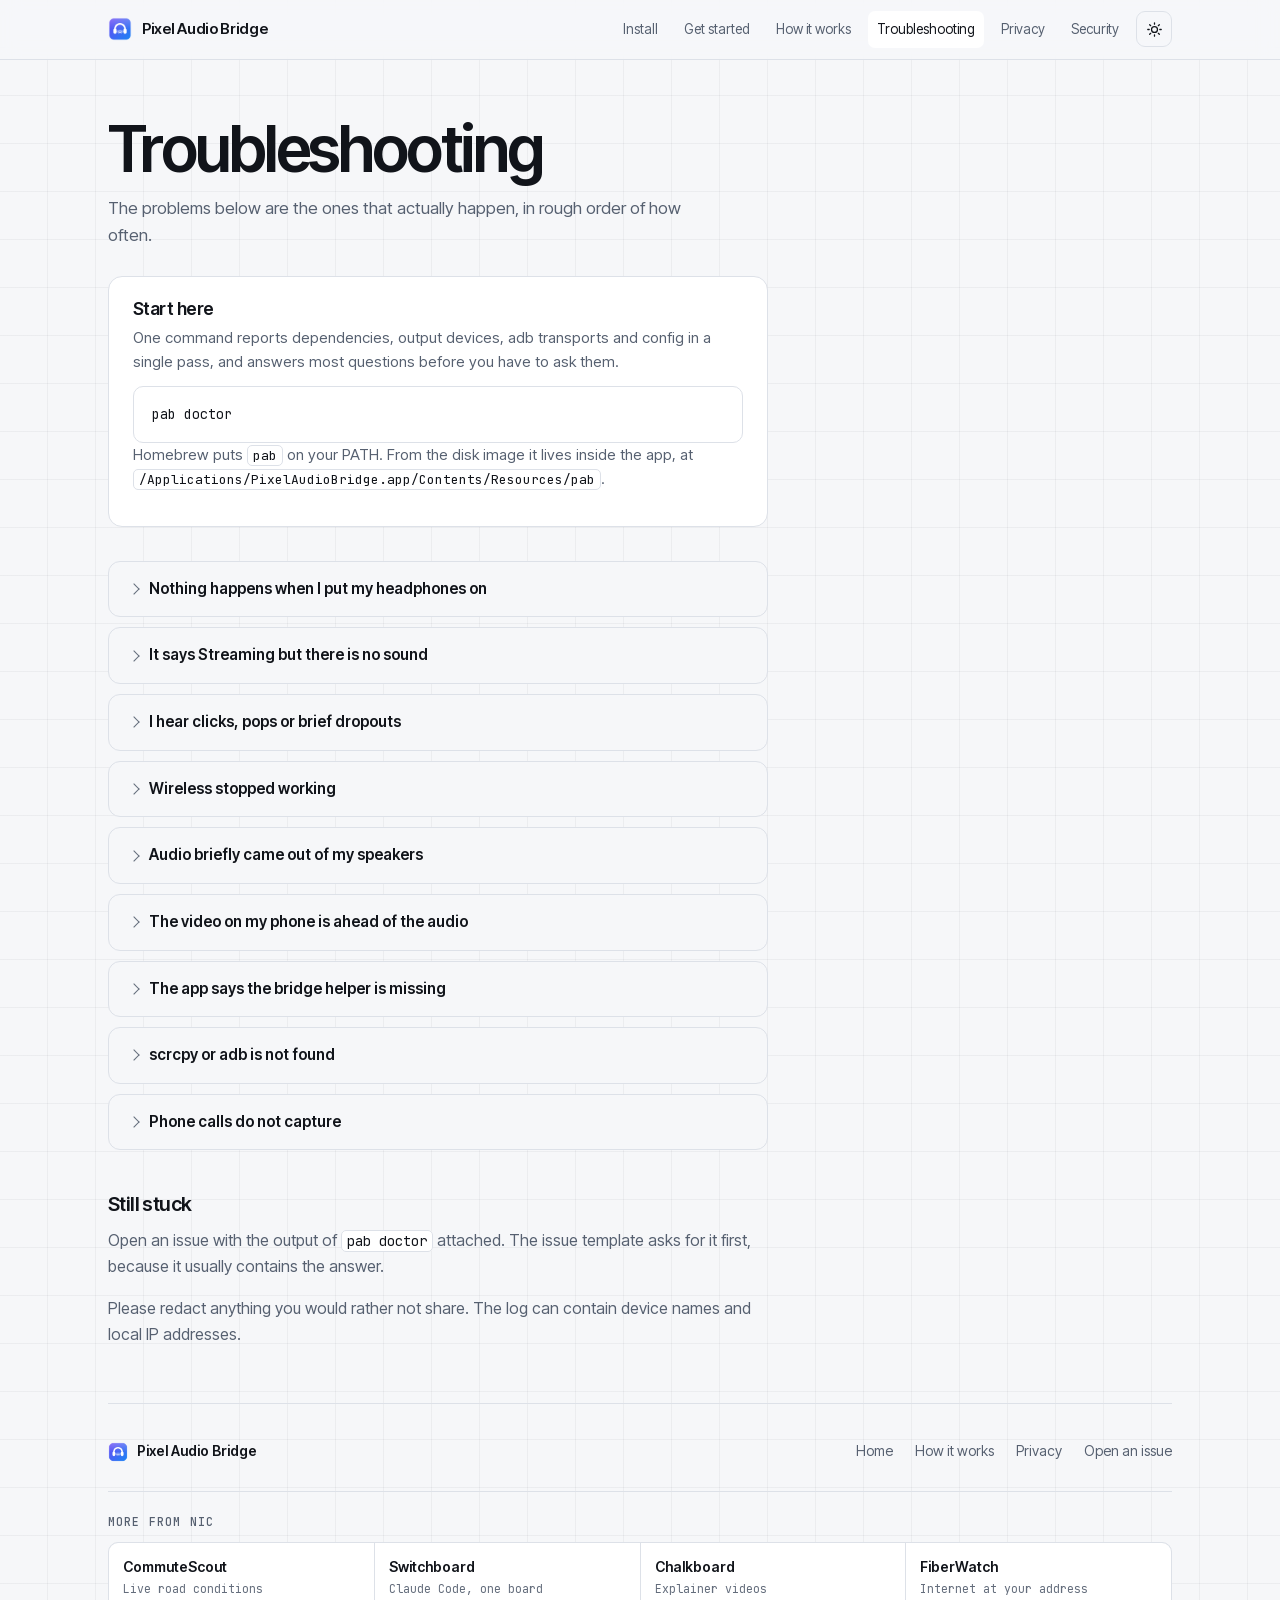
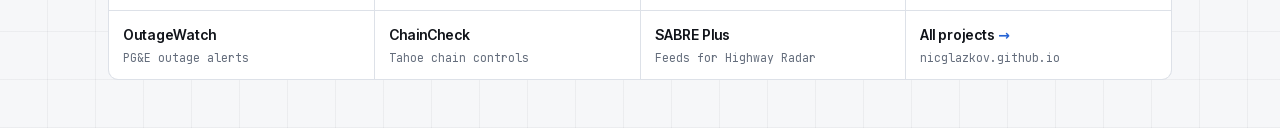
<file: docs/troubleshooting.html>
<!doctype html>
<html lang="en">
<head>
<meta charset="utf-8">
<meta name="viewport" content="width=device-width,initial-scale=1">
<title>Troubleshooting, Pixel Audio Bridge</title>
<meta name="description" content="Fixes for the problems that actually happen: no sound, clicks and dropouts, wireless resetting, and audio briefly reaching the speakers.">
<link rel="icon" href="assets/icon.png">
<meta property="og:type" content="website">
<meta property="og:url" content="https://nicglazkov.github.io/pixel-audio-bridge/troubleshooting.html">
<meta property="og:title" content="Troubleshooting, Pixel Audio Bridge">
<meta property="og:description" content="Fixes for the problems that actually happen: no sound, clicks and dropouts, wireless resetting, and audio briefly reaching the speakers.">
<meta property="og:image" content="https://nicglazkov.github.io/pixel-audio-bridge/assets/social-card.png">
<meta property="og:image:width" content="1280">
<meta property="og:image:height" content="640">
<meta name="twitter:card" content="summary_large_image">
<meta name="twitter:title" content="Troubleshooting, Pixel Audio Bridge">
<meta name="twitter:description" content="Fixes for the problems that actually happen: no sound, clicks and dropouts, wireless resetting, and audio briefly reaching the speakers.">
<meta name="twitter:image" content="https://nicglazkov.github.io/pixel-audio-bridge/assets/social-card.png">
<meta name="theme-color" content="#f6f7f9" media="(prefers-color-scheme: light)">
<meta name="theme-color" content="#0c0e12" media="(prefers-color-scheme: dark)">
<script>
  // Applied before first paint so the page never flashes the wrong theme.
  // ?theme=light|dark wins for one visit, then a saved choice, then the system setting.
  (function(){var s=null;try{var q=location.search.match(/theme=(light|dark)/);s=q?q[1]:localStorage.getItem("theme");}catch(e){}
  if(s!=="light"&&s!=="dark")s=window.matchMedia&&matchMedia("(prefers-color-scheme: light)").matches?"light":"dark";
  document.documentElement.setAttribute("data-theme",s);})();
</script>
<link rel="stylesheet" href="shared.css">
<style>
.lead{font-size:1.05rem;color:var(--ink-2);max-width:60ch;margin-top:14px}
.where{font-size:.86rem;color:var(--ink-3);margin:10px 0 0}
.first{border:1px solid var(--line);background:var(--tint);border-radius:14px;padding:22px 24px;margin:26px 0 34px}
.first h2{margin:0 0 8px;font-size:1.1rem}
.first p{margin:0 0 12px;font-size:.94rem}
.first pre{margin:0}
footer{margin-top:56px}
</style>
</head>
<body>
<div class="wrap">

  <nav class="top">
    <a class="brand" href="./"><img src="assets/icon.png" alt="">Pixel Audio Bridge</a>
    <span class="sp">
      <a class="navlink" href="./#install">Install</a>
      <a class="navlink" href="getting-started.html">Get started</a>
      <a class="navlink" href="how-it-works.html">How it works</a>
      <a class="navlink" href="troubleshooting.html" aria-current="page">Troubleshooting</a>
      <a class="navlink" href="privacy.html">Privacy</a>
      <a class="navlink" href="security.html">Security</a>
      <button class="iconbtn" id="theme" type="button" aria-label="Switch between light and dark">
        <svg class="sun" viewBox="0 0 24 24" fill="none" stroke="currentColor" stroke-width="1.8" stroke-linecap="round" aria-hidden="true"><circle cx="12" cy="12" r="4.2"/><path d="M12 2.5v2M12 19.5v2M2.5 12h2M19.5 12h2M5.2 5.2l1.4 1.4M17.4 17.4l1.4 1.4M18.8 5.2l-1.4 1.4M6.6 17.4l-1.4 1.4"/></svg>
        <svg class="moon" viewBox="0 0 24 24" fill="none" stroke="currentColor" stroke-width="1.8" stroke-linecap="round" stroke-linejoin="round" aria-hidden="true"><path d="M20 14.2A8.2 8.2 0 1 1 9.8 4a6.6 6.6 0 0 0 10.2 10.2Z"/></svg>
      </button>
    </span>
  </nav>

  <header class="top doc">
    <h1>Troubleshooting</h1>
    <p class="lead">The problems below are the ones that actually happen, in
    rough order of how often.</p>

    <div class="first">
      <h2>Start here</h2>
      <p>One command reports dependencies, output devices, adb transports and config in a
      single pass, and answers most questions before you have to ask them.</p>
      <pre><code>pab doctor</code></pre>
      <p class="where">Homebrew puts <code>pab</code> on your PATH. From the disk image it
      lives inside the app, at
      <code>/Applications/PixelAudioBridge.app/Contents/Resources/pab</code>.</p>
    </div>
  </header>

  <main class="doc">

    <details class="tsh">
      <summary>Nothing happens when I put my headphones on</summary>
      <div class="body">
        <p>The app judges presence by CoreAudio, not Bluetooth. Headphones can show as
        connected in Bluetooth while being absent from CoreAudio in standby, and the bridge
        correctly waits rather than failing.</p>
        <p>Check what the app can actually see:</p>
        <pre><code>pab doctor</code></pre>
        <p>If your device is not in the output list, play any sound on your Mac to wake it,
        then look again. The app starts on its own within about a second of it appearing.</p>
        <p>If the device is listed but the app still sits in Waiting, a name filter is pinning
        the bridge to something else. <code>OUTPUT_MATCH</code> in
        <code>~/.config/pixel-audio-bridge/config</code> is a plain substring: set it to any
        part of your device's name, or leave it empty to follow whatever your Mac is currently
        playing through. Configs written before 1.2 use <code>AIRPODS_MATCH</code>, which is
        still read.</p>
      </div>
    </details>

    <details class="tsh">
      <summary>It says Streaming but there is no sound</summary>
      <div class="body">
        <p>Almost always the app on the phone opting out of capture. Android lets an app set
        <code>allowAudioPlaybackCapture="false"</code> or flag its audio as DRM protected, and
        capture then returns silence with no error at all. Spotify does this. Instagram does
        not.</p>
        <p>Try a different app on the phone. If everything is silent, check that the phone's
        media stream is not muted, then open the log and look for a warning about a
        persistently low capture level.</p>
        <p>Worth knowing: the phone's volume slider is <em>not</em> the cause. Capture happens
        before stream volume is applied, so the phone can be at zero and the Mac will still
        get full-level audio.</p>
      </div>
    </details>

    <details class="tsh">
      <summary>I hear clicks, pops or brief dropouts</summary>
      <div class="body">
        <p>That is sample skipping, which means the buffer is too small for the link. Raise
        it:</p>
        <pre><code>pab run --wired --buffer 30</code></pre>
        <p>The wired default of 15 ms is deliberately below scrcpy's own default of 50 ms, and
        it is the one figure in this project validated by listening rather than
        instrumentation. If 30 fixes it, keep 30.</p>
        <p>Glitches and lag are different symptoms with opposite fixes. Clicks mean the buffer
        is too tight. Lag means it is doing its job.</p>
      </div>
    </details>

    <details class="tsh">
      <summary>Wireless stopped working</summary>
      <div class="body">
        <p>Wireless ADB resets whenever the phone reboots. With no cable to hand, reopen
        <b>Pair device with pairing code</b> on the phone and run:</p>
        <pre><code>pab pair</code></pre>
        <p>It finds the phone, takes the six digit code, and looks up the connect port itself,
        so the pairing port cannot be reused by mistake. If a cable is already attached,
        <code>pab enable-wireless</code> is quicker.</p>
        <p>If the phone is awake and on the same network but still unreachable, its Wi-Fi
        address may have changed. The address is relearned automatically the next time you
        connect over USB, so plugging in once fixes it.</p>
      </div>
    </details>

    <details class="tsh">
      <summary>Audio briefly came out of my speakers</summary>
      <div class="body">
        <p>Expected, and documented rather than fixed. The watchdog polls the default output
        twice a second, so a mid-stream disconnect leaves a window of up to about half a
        second before playback is killed.</p>
        <p>scrcpy plays to the system output and cannot be told to target a specific device,
        which is why this is a watchdog rather than a pin. The
        <a href="how-it-works.html#watchdog">how it works page</a> explains the trade in
        full.</p>
      </div>
    </details>

    <details class="tsh">
      <summary>The video on my phone is ahead of the audio</summary>
      <div class="body">
        <p>The phone does not know its audio was captured, so it never delays video to
        compensate. Over USB the offset is about 191 ms. Over Wi-Fi it is about 376 ms and
        clearly visible.</p>
        <p>Use the cable for anything you are watching. Mirroring the video through scrcpy
        would keep both in sync, but that routes audio through scrcpy's own window and gives
        up the output watchdog.</p>
      </div>
    </details>

    <details class="tsh">
      <summary>The app says the bridge helper is missing</summary>
      <div class="body">
        <p><code>pab</code> and <code>paboutput</code> ship inside the app bundle. If either
        is missing, the build did not complete. Rebuild:</p>
        <pre><code>./build.sh</code></pre>
        <p>The app deliberately does not guess at a path on disk when the helper is absent,
        because that turns a clear build failure into a confusing runtime one.</p>
      </div>
    </details>

    <details class="tsh">
      <summary>scrcpy or adb is not found</summary>
      <div class="body">
        <p><code>pab</code> looks on your <code>PATH</code> first, then falls back to Homebrew
        and the Android SDK's standard locations. Install what is missing:</p>
        <pre><code>brew install scrcpy</code></pre>
        <p><code>adb</code> comes from the Android SDK. If you have Android Studio it is
        already at <code>~/Library/Android/sdk/platform-tools</code>. Otherwise install
        <a href="https://developer.android.com/tools/releases/platform-tools">platform-tools</a>
        and make sure it is on your <code>PATH</code>.</p>
      </div>
    </details>

    <details class="tsh">
      <summary>Phone calls do not capture</summary>
      <div class="body">
        <p>They cannot. Android blocks <code>USAGE_VOICE_COMMUNICATION</code> from playback
        capture, and there is no return path for your microphone either. This is a platform
        restriction, not something the app can work around.</p>
      </div>
    </details>

    <h2>Still stuck</h2>
    <p>Open an issue with the output of <code>pab doctor</code> attached. The issue
    template asks for it first, because it usually contains the answer.</p>
    <p>Please redact anything you would rather not share. The log can contain device names and
    local IP addresses.</p>
  </main>

  <footer>
    <div class="foot-top">
      <a class="brand" href="./"><img src="assets/icon.png" alt="">Pixel Audio Bridge</a>
      <span class="l">
        <a href="./">Home</a>
        <a href="how-it-works.html">How it works</a>
        <a href="privacy.html">Privacy</a>
        <a href="https://github.com/nicglazkov/pixel-audio-bridge/issues">Open an issue</a>
      </span>
    </div>
    <nav class="more" aria-label="More from Nic">
      <span class="label">More from Nic</span>
      <ul>
        <li><a href="https://commutescout.com"><b>CommuteScout</b><span>Live road conditions</span></a></li>
        <li><a href="https://nicglazkov.github.io/switchboard/"><b>Switchboard</b><span>Claude Code, one board</span></a></li>
        <li><a href="https://chalkboard.studio"><b>Chalkboard</b><span>Explainer videos</span></a></li>
        <li><a href="https://getfiberwatch.com"><b>FiberWatch</b><span>Internet at your address</span></a></li>
        <li><a href="https://nicglazkov.github.io/outagewatch/"><b>OutageWatch</b><span>PG&amp;E outage alerts</span></a></li>
        <li><a href="https://nicglazkov.github.io/chaincheck/"><b>ChainCheck</b><span>Tahoe chain controls</span></a></li>
        <li><a href="https://nicglazkov.github.io/highway-radar-sabre-plus/"><b>SABRE Plus</b><span>Feeds for Highway Radar</span></a></li>
        <li><a class="home" href="https://nicglazkov.github.io/"><b>All projects</b><span>nicglazkov.github.io</span></a></li>
      </ul>
    </nav>
  </footer>

</div>
<script src="theme.js"></script>
</body>
</html>
</file>
<file: docs/shared.css>
/* Shared by index, privacy and security so the three pages cannot drift apart.
   Fonts are self-hosted: the site makes no third-party requests at all, which is
   what lets the privacy policy say so without an asterisk. */

/* Console look, shared with the other project sites: graphite with a faint 48px grid and
   one blue accent, Inter Tight and JetBrains Mono. Dark first; the toggle switches to light.
   Fonts are self-hosted: the site makes no third-party requests at all, which is what
   lets the privacy policy say so without an asterisk. */
@font-face{
  font-family:"Inter Tight";
  src:url(assets/fonts/inter-tight-latin.woff2) format("woff2");
  font-weight:400 700;font-style:normal;font-display:swap;
}
@font-face{
  font-family:"JetBrains Mono";
  src:url(assets/fonts/jetbrains-mono-latin.woff2) format("woff2");
  font-weight:100 800;font-style:normal;font-display:swap;
}

:root{
  --bg:#0c0e12; --tint:#13161c; --tint2:#171b22; --ink:#e6e9ee; --ink-2:#8a93a1; --ink-3:#646d7b;
  --line:#252a33; --line2:#313844; --indigo:#6ea8ff; --ok:#5ad19a; --warn:#f0b54a;
  --tag-bg:#121a28; --tag-line:#2b3a55; --grid:rgba(255,255,255,.028); --navbg:rgba(12,14,18,.82);
  --shot-ring:rgba(255,255,255,.10); --shadow:0 34px 70px -30px #000;
  --disp:"Inter Tight",system-ui,-apple-system,sans-serif;
  --mono:"JetBrains Mono",ui-monospace,SFMono-Regular,monospace;
  color-scheme:dark;
}
:root[data-theme="light"]{
  --bg:#f6f7f9; --tint:#ffffff; --tint2:#f0f2f5; --ink:#11141a; --ink-2:#566070; --ink-3:#646d7c;
  --line:#dde1e8; --line2:#c9cfd8; --indigo:#2563d4; --ok:#1a7a4c; --warn:#91590d;
  --tag-bg:#eaf1fd; --tag-line:#c4d7f7; --grid:rgba(17,20,26,.045); --navbg:rgba(246,247,249,.85);
  --shot-ring:rgba(15,17,23,.10); --shadow:0 30px 60px -28px rgba(15,17,23,.32);
  color-scheme:light;
}

*{box-sizing:border-box}
html{-webkit-text-size-adjust:100%}
body{margin:0;background-color:var(--bg);color:var(--ink);font-family:var(--disp);font-size:16px;
     line-height:1.62;-webkit-font-smoothing:antialiased;
     background-image:linear-gradient(var(--grid) 1px,transparent 1px),linear-gradient(90deg,var(--grid) 1px,transparent 1px);
     background-size:48px 48px;background-position:-1px -1px}
.wrap{max-width:1120px;margin:0 auto;padding:0 28px}
a{color:var(--indigo);text-decoration:none;font-weight:500}
a:hover{text-decoration:underline}
:focus-visible{outline:2px solid var(--indigo);outline-offset:3px;border-radius:6px}
h1,h2,h3{margin:0;letter-spacing:-.03em;line-height:1.08;text-wrap:balance}
h1{font-size:clamp(38px,5.6vw,64px);font-weight:600;letter-spacing:-.04em;line-height:1.02}
h1 em{font-style:normal;color:var(--ink-2)}
h2{font-size:clamp(24px,2.6vw,30px);font-weight:600}
h3{font-size:.98rem;font-weight:600;letter-spacing:-.012em}
p{margin:0 0 1em}

/* ---- nav ---------------------------------------------------------------- */
nav.top{position:sticky;top:0;z-index:20;display:flex;align-items:center;gap:12px;height:60px;
  border-bottom:1px solid var(--line);background:var(--navbg);
  -webkit-backdrop-filter:saturate(1.4) blur(10px);backdrop-filter:saturate(1.4) blur(10px);
  margin:0 calc(50% - 50vw);padding:0 max(28px,calc(50vw - 532px))}
nav.top .brand{display:flex;align-items:center;gap:10px;font-weight:600;font-size:15px;letter-spacing:-.02em;color:var(--ink)}
nav.top .brand:hover{text-decoration:none}
nav.top .brand img{width:24px;height:24px;border-radius:6px}
nav.top .sp{margin-left:auto;display:flex;gap:8px;align-items:center}
nav.top .navlink{color:var(--ink-2);font-weight:400;font-size:13.5px;padding:8px 9px;border-radius:7px}
nav.top .navlink:hover{text-decoration:none;color:var(--ink);background:var(--tint)}
nav.top .navlink[aria-current="page"]{color:var(--ink);background:var(--tint)}

/* Fixed-height flex controls so the button and the links share a baseline. */
.iconbtn,.ghbtn{
  height:36px;display:inline-flex;align-items:center;justify-content:center;gap:8px;
  border-radius:9px;font-weight:600;font-size:.87rem;font-family:var(--disp);
  border:1px solid var(--line);background:transparent;color:var(--ink);cursor:pointer;
  padding:0 14px;line-height:1;transition:background .16s,border-color .16s;
}
.iconbtn{width:36px;padding:0}
.iconbtn:hover,.ghbtn:hover{background:var(--tint);text-decoration:none;border-color:var(--ink-3)}
.ghbtn svg{width:16px;height:16px;flex:none}
.iconbtn svg{width:17px;height:17px}
.iconbtn .sun{display:none}
:root[data-theme="light"] .iconbtn .sun{display:block}
:root[data-theme="light"] .iconbtn .moon{display:none}

.btn{display:inline-flex;align-items:center;gap:9px;height:40px;padding:0 16px;border-radius:8px;
     font-weight:500;font-size:14px;line-height:1}
.btn.primary{background:var(--ink);color:var(--bg)}
.btn.primary:hover{text-decoration:none;opacity:.9}
.btn svg{width:16px;height:16px;flex:none}
.btn.secondary{border:1px solid var(--line2);color:var(--ink);background:var(--tint)}
.btn.secondary:hover{text-decoration:none;background:var(--tint);border-color:var(--ink-3)}

section{padding:64px 0;border-top:1px solid var(--line)}
section:first-of-type{border-top:0}
body{counter-reset:sec}
section .shead h2::before{counter-increment:sec;content:counter(sec,decimal-leading-zero);display:block;font:500 11.5px/1 var(--mono);letter-spacing:.1em;color:var(--indigo);margin-bottom:12px}
.shead{max-width:60ch}
.shead p{color:var(--ink-2);margin-top:10px}

.codebox{background:var(--tint);border:1px solid var(--line);color:var(--ink);border-radius:12px;
  padding:20px 22px;font-family:var(--mono);font-size:.83rem;white-space:pre;overflow-x:auto;
  line-height:1.85}
.codebox .c{color:var(--ink-3)}

/* ---- footer, shared with the other project sites ------------------------- */
footer{border-top:1px solid var(--line);margin-top:56px;padding:36px 0 48px;color:var(--ink-2);font-size:14px}
footer a{color:var(--ink-2);font-weight:400}
footer a:hover{color:var(--ink)}
footer .foot-top{display:flex;flex-wrap:wrap;gap:12px 22px;align-items:center}
footer .foot-top .brand{display:flex;align-items:center;gap:9px;font-weight:600;color:var(--ink);margin-right:auto}
footer .foot-top .brand img{width:20px;height:20px;border-radius:5px}
footer .l{display:flex;gap:12px 22px;flex-wrap:wrap}
.more{margin-top:28px;padding-top:24px;border-top:1px solid var(--line)}
.more .label{display:block;margin:0 0 14px;font:500 11.5px/1 var(--mono);letter-spacing:.1em;text-transform:uppercase;color:var(--ink-2)}
.more ul{list-style:none;margin:0;padding:0;display:grid;grid-template-columns:repeat(4,1fr);gap:1px;
  background:var(--line);border:1px solid var(--line);border-radius:10px;overflow:hidden}
.more li{background:var(--tint);min-width:0}
.more a{display:block;padding:13px 14px;color:var(--ink);height:100%;transition:background .15s}
.more a:hover{background:var(--tint2);text-decoration:none}
.more a b{display:block;font-weight:600;font-size:14px}
.more a span{display:block;font:400 11.5px/1.4 var(--mono);color:var(--ink-3);margin-top:3px}
.more a.home b::after{content:" \2192";color:var(--indigo)}
@media (max-width:720px){.more ul{grid-template-columns:repeat(2,1fr)}}

@media (max-width:880px){
  nav.top .navlink{display:none}
  section{padding:52px 0}
}
@media (prefers-reduced-motion:reduce){*{transition:none!important}}

/* ---- documentation pages ------------------------------------------------
   Shared by privacy, security, how-it-works and troubleshooting so the four
   cannot drift apart. Page-specific rules stay in the page. */
.doc{max-width:66ch}
.doc h2{font-size:1.24rem;margin:44px 0 12px}
.doc h3{font-size:1rem;margin:26px 0 8px}
.doc p{color:var(--ink-2)}
.doc strong{color:var(--ink);font-weight:600}
.doc code{font-family:var(--mono);font-size:.86em;color:var(--ink);
  background:var(--tint);border:1px solid var(--line);border-radius:5px;padding:1px 5px}
.doc pre{font-family:var(--mono);font-size:.83rem;background:var(--tint);border:1px solid var(--line);
  border-radius:10px;padding:16px 18px;overflow-x:auto;line-height:1.7;color:var(--ink);margin:14px 0}
.doc pre code{background:none;border:0;padding:0;font-size:1em}
header.top{padding:56px 0 0}
.updated{font-family:var(--mono);font-size:.74rem;letter-spacing:.1em;text-transform:uppercase;
  color:var(--ink-3);margin-bottom:14px}
.doc table{width:100%;border-collapse:collapse;margin:18px 0 22px;font-size:.9rem}
.doc th{text-align:left;font-family:var(--mono);font-size:.68rem;letter-spacing:.1em;text-transform:uppercase;
   color:var(--ink-3);font-weight:400;padding:9px 12px;border-bottom:1px solid var(--line)}
.doc td{padding:11px 12px;border-bottom:1px solid var(--line);vertical-align:top;color:var(--ink-2)}
.doc td strong{color:var(--ink)}
.callout{border:1px solid var(--line);border-left:3px solid var(--indigo);border-radius:0 12px 12px 0;
  padding:16px 20px;margin:22px 0;background:var(--tint)}
.callout p{margin:0;font-size:.94rem}
.callout b{color:var(--ink)}
.callout.warn{border-left-color:var(--warn)}

/* Collapsible entries, used for troubleshooting. */
details.tsh{border:1px solid var(--line);border-radius:12px;margin-bottom:10px;background:var(--bg)}
details.tsh[open]{background:var(--tint)}
details.tsh summary{cursor:pointer;padding:15px 18px;font-weight:600;font-size:.95rem;
  list-style:none;display:flex;align-items:center;gap:11px}
details.tsh summary::-webkit-details-marker{display:none}
details.tsh summary::before{content:"";width:7px;height:7px;border-right:1.6px solid var(--ink-3);
  border-bottom:1.6px solid var(--ink-3);transform:rotate(-45deg);flex:none;margin-left:3px;transition:transform .16s}
details.tsh[open] summary::before{transform:rotate(45deg)}
details.tsh .body{padding:0 18px 18px 40px}
details.tsh .body p{margin:0 0 .9em;font-size:.93rem}
details.tsh .body p:last-child{margin-bottom:0}
details.tsh .body pre{margin:12px 0}

/* ---- hero tag, shared with the other project sites ----------------------- */
.tag{display:inline-flex;align-items:center;gap:8px;font:500 11.5px/1 var(--mono);letter-spacing:.04em;color:var(--indigo);
  background:var(--tag-bg);border:1px solid var(--tag-line);border-radius:99px;padding:6px 11px;margin-bottom:22px}
.tag i{width:6px;height:6px;border-radius:50%;background:var(--indigo)}
@media (max-width:720px){.wrap{padding:0 16px} nav.top{padding:0 16px} h1{font-size:clamp(34px,9.6vw,46px)} body{overflow-x:clip}}
</file>
